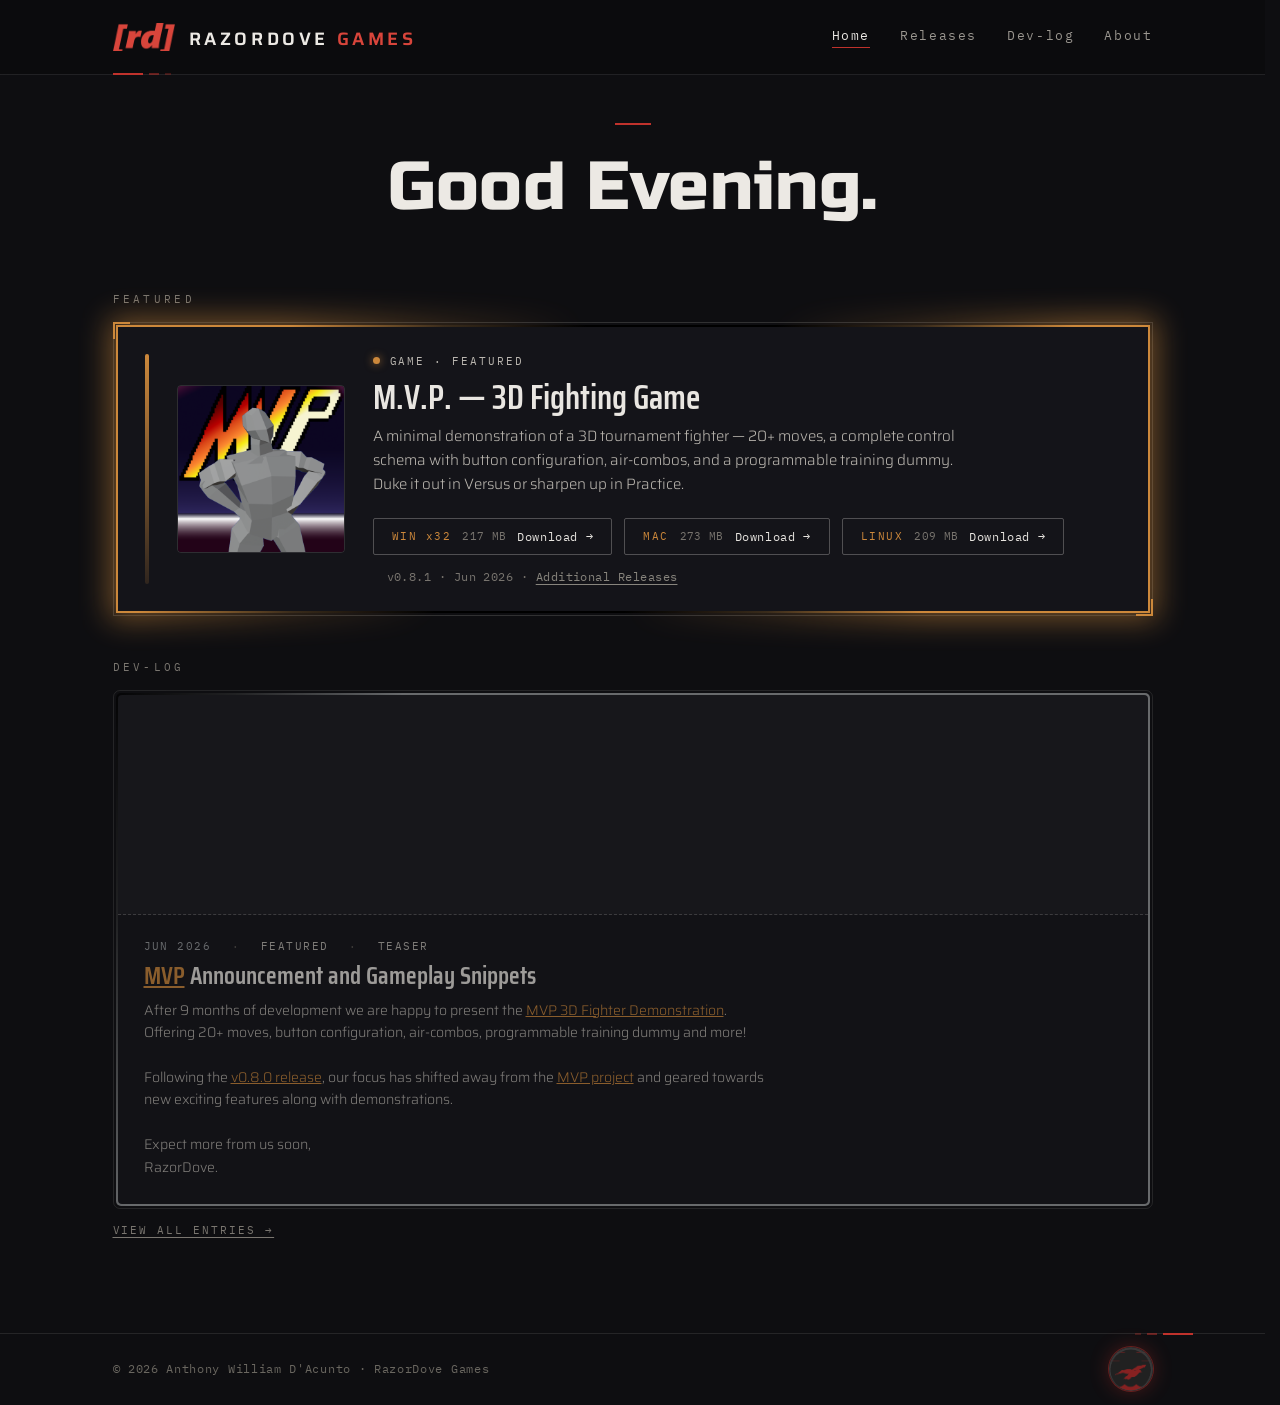
<file: index.html>
<!DOCTYPE html>
<html lang="en">
<head>
  <meta charset="utf-8">
  <meta name="viewport" content="width=device-width, initial-scale=1">
  <title>RazorDove Games — Anthony William D'Acunto</title>
  <meta name="description" content="RazorDove Games — the game development portfolio of Anthony William D'Acunto. Hallmark indie fighting games and Godot developer tools.">
  <link rel="preconnect" href="https://fonts.googleapis.com">
  <link rel="preconnect" href="https://fonts.gstatic.com" crossorigin>
  <link href="https://fonts.googleapis.com/css2?family=Saira+Condensed:wght@500;600;700;800&family=Saira:wght@300;400;500;600&family=Russo+One&family=IBM+Plex+Mono:wght@400;500;600&display=swap" rel="stylesheet">
  <link rel="icon" type="image/png" href="assets/razordove-logo.png">
  <link rel="stylesheet" href="css/style.css">
</head>
<body class="nav-home">

  <!-- ===================== DESKTOP ===================== -->
  <div class="shell d-only">
    <header class="site-header">
      <div class="site-header__inner">
        <div class="lockup lockup--static">
          <span class="mark" role="img" aria-label="RazorDove"></span>
          <span class="wordmark">RAZORDOVE <span class="g">GAMES</span></span>
        </div>
        <nav class="nav">
          <a href="index.html" class="nav-link is-active">Home</a>
          <a href="releases.html" class="nav-link">Releases</a>
          <a href="devlog.html" class="nav-link">Dev-log</a>
          <a href="about.html" class="nav-link">About</a>
        </nav>
        <div class="dashes"><span class="d1"></span><span class="d2"></span><span class="d3"></span></div>
      </div>
    </header>

    <main>
      <div class="wrap">
        <section>
          <div class="hero">
            <div class="tick"></div>
            <div class="greeting" data-greeting>Good Evening.</div>
          </div>

          <div class="section-featured">
            <div class="eyebrow">Featured</div>
            <div class="card card--featured gold" data-rd-card="game">
              <div class="card__glow" data-rd-glow></div>
              <span class="bracket bracket--tl"></span>
              <span class="bracket bracket--br"></span>
              <div class="card__frame" data-rd-frame>
                <div class="card__body">
                  <div class="rule"></div>
                  <a href="mvp.html" class="card__art"><img src="assets/mvp-splashart.png" alt="M.V.P."></a>
                  <div class="card__content">
                    <div class="dot-row"><span class="dot"></span>GAME · FEATURED</div>
                    <div class="card__title">M.V.P. — 3D Fighting Game</div>
                    <div class="card__desc">A minimal demonstration of a 3D tournament fighter — 20+ moves, a complete control schema with button configuration, air-combos, and a programmable training dummy. Duke it out in Versus or sharpen up in Practice.</div>
                    <div class="pillrow" data-pills="mvp"></div>
                    <div class="verline" data-verdate="mvp"></div>
                  </div>
                </div>
              </div>
            </div>
          </div>

          <div class="devlog">
            <div class="eyebrow">Dev-log</div>
            <div data-devlog-teaser></div>
            <a href="devlog.html" class="devlog__viewall">View all entries →</a>
          </div>
        </section>
      </div>
    </main>

    <footer class="site-footer">
      <div class="site-footer__inner">
        <div class="copyright">© 2026 Anthony William D'Acunto · RazorDove Games</div>
        <div>
          <button class="totop" data-top aria-label="Back to top" title="Back to top"><img src="assets/razordove-logo.png" alt=""></button>
        </div>
        <div class="dashes dashes--right"><span class="d1"></span><span class="d2"></span><span class="d3"></span></div>
      </div>
    </footer>
  </div>

  <!-- ===================== MOBILE ===================== -->
  <div class="shell m-only">
    <header class="m-header">
      <div class="m-lockup m-lockup--static">
        <span class="m-mark" role="img" aria-label="RazorDove"></span>
        <span class="m-wordmark">RAZORDOVE <span class="g">GAMES</span></span>
      </div>
      <button class="hamburger" data-menu-open aria-label="Open menu">
        <span class="b1"></span><span class="b2"></span><span class="b3"></span>
      </button>
    </header>

    <main>
      <div class="m-hero">
        <div class="m-tick"></div>
        <div class="m-greeting" data-greeting>Good Evening.</div>
      </div>
      <div class="m-block">
        <div class="m-eyebrow">Featured</div>
        <div class="m-card gold">
          <div class="m-card__head" data-toggle-card role="button">
            <img src="assets/mvp-splashart.png" alt="M.V.P." class="m-card__art">
            <div class="m-card__meta">
              <div class="m-card__eyebrow" data-eyebrow="mvp" data-eyebrow-prefix="GAME"></div>
              <div class="m-card__title">M.V.P.</div>
              <div class="m-card__blurb">3D tournament fighter — 20+ moves.</div>
            </div>
            <span class="m-caret">›</span>
          </div>
          <div class="m-drop">
            <div class="m-drop__inner">
              <div class="m-drop__pad" data-rows="mvp">
                <div class="m-notice"><span>⊘</span><span>Desktop build — won't run on a phone. Grab the link for your computer.</span></div>
              </div>
            </div>
          </div>
        </div>
      </div>
      <div class="m-block" style="padding-bottom:40px;">
        <div class="m-eyebrow">Dev-log</div>
        <div data-devlog-teaser-m></div>
        <a href="devlog.html" class="dl-m-viewall">View all entries →</a>
      </div>
    </main>

    <footer class="m-footer">
      <div class="copyright">© 2026 A. W. D'Acunto<br>RazorDove Games</div>
      <button class="totop" data-top aria-label="Back to top" title="Back to top"><img src="assets/razordove-logo.png" alt=""></button>
    </footer>

    <div class="scrim" data-menu-close></div>
    <nav class="drawer" aria-label="Menu">
      <div class="drawer__top">
        <span class="drawer__label">MENU</span>
        <button class="drawer__close" data-menu-close aria-label="Close menu">×</button>
      </div>
      <div class="drawer__nav">
        <a href="index.html" class="drawer__item drawer__item--home"><span class="drawer__num">01</span><span class="drawer__text">Home</span></a>
        <a href="releases.html" class="drawer__item drawer__item--releases"><span class="drawer__num">02</span><span class="drawer__text">Releases</span></a>
        <a href="devlog.html" class="drawer__item drawer__item--devlog"><span class="drawer__num">03</span><span class="drawer__text">Dev-log</span></a>
        <a href="about.html" class="drawer__item drawer__item--about"><span class="drawer__num">04</span><span class="drawer__text">About</span></a>
      </div>
      <div class="drawer__foot">
        <a href="https://github.com/anthonydacunto" target="_blank" rel="noopener noreferrer" class="drawer__gh" aria-label="GitHub">
          <svg width="20" height="20" viewBox="0 0 16 16" fill="#ece9e4"><path d="M8 0C3.6 0 0 3.6 0 8c0 3.5 2.3 6.5 5.5 7.6.4.1.5-.2.5-.4v-1.3c-2.2.5-2.7-1-2.7-1-.4-.9-.9-1.2-.9-1.2-.7-.5.1-.5.1-.5.8.1 1.2.8 1.2.8.7 1.2 1.9.9 2.3.7.1-.5.3-.9.5-1.1-1.8-.2-3.6-.9-3.6-3.9 0-.9.3-1.6.8-2.1-.1-.2-.4-1 .1-2.1 0 0 .7-.2 2.2.8.6-.2 1.3-.3 2-.3s1.4.1 2 .3c1.5-1 2.2-.8 2.2-.8.5 1.1.2 1.9.1 2.1.5.5.8 1.2.8 2.1 0 3-1.8 3.7-3.6 3.9.3.3.5.8.5 1.5v2.2c0 .2.1.5.5.4C13.7 14.5 16 11.5 16 8c0-4.4-3.6-8-8-8z"></path></svg>
        </a>
      </div>
    </nav>
  </div>

  <script src="js/data.js"></script>
  <script src="js/site.js"></script>
</body>
</html>
</file>
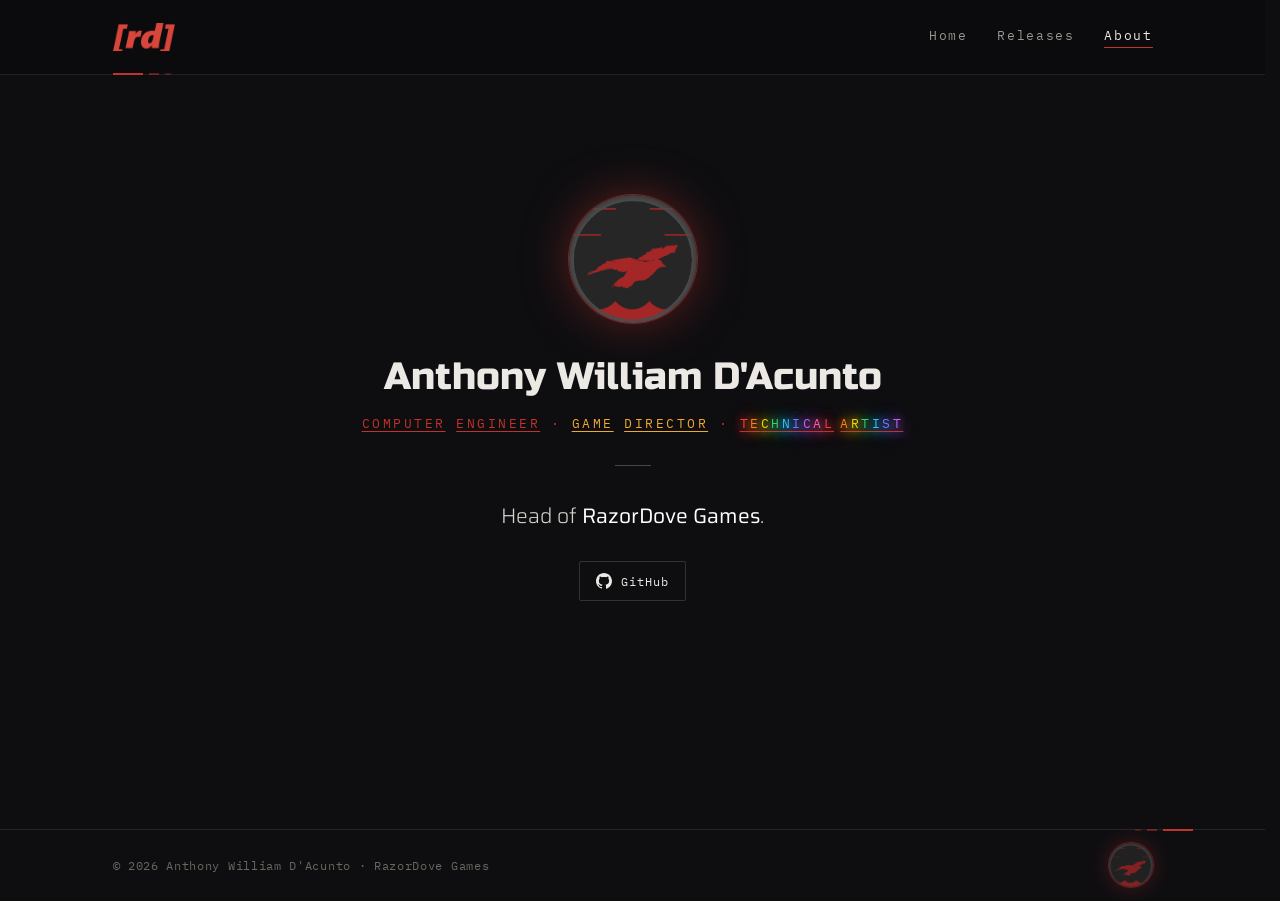
<file: about.html>
<!DOCTYPE html>
<html lang="en">
<head>
  <meta charset="utf-8">
  <meta name="viewport" content="width=device-width, initial-scale=1">
  <title>About — RazorDove Games</title>
  <meta name="description" content="Anthony William D'Acunto — Computer Engineer, Game Director and Technical Artist. Head of RazorDove Games.">
  <link rel="preconnect" href="https://fonts.googleapis.com">
  <link rel="preconnect" href="https://fonts.gstatic.com" crossorigin>
  <link href="https://fonts.googleapis.com/css2?family=Saira+Condensed:wght@500;600;700;800&family=Saira:wght@300;400;500;600&family=Russo+One&family=IBM+Plex+Mono:wght@400;500;600&display=swap" rel="stylesheet">
  <link rel="icon" type="image/png" href="assets/razordove-logo.png">
  <link rel="stylesheet" href="css/style.css">
</head>
<body class="nav-about">

  <!-- ===================== DESKTOP ===================== -->
  <div class="shell d-only">
    <header class="site-header">
      <div class="site-header__inner">
        <a href="index.html" class="lockup">
          <span class="mark" role="img" aria-label="RazorDove"></span>
        </a>
        <nav class="nav">
          <a href="index.html" class="nav-link">Home</a>
          <a href="releases.html" class="nav-link">Releases</a>
          <a href="about.html" class="nav-link is-active">About</a>
        </nav>
        <div class="dashes"><span class="d1"></span><span class="d2"></span><span class="d3"></span></div>
      </div>
    </header>

    <main>
      <div class="wrap">
        <section>
          <div class="about">
            <div class="avatar"><img src="assets/razordove-logo.png" alt="RazorDove"></div>
            <div class="about__name">Anthony William D'Acunto</div>
            <div class="roles">
              <u>Computer</u> <u>Engineer</u> ·
              <span class="role-amber"><u>Game</u></span> <span class="role-amber"><u>Director</u></span> ·
              <span class="role-rainbow"><span style="text-decoration:underline; text-underline-offset:2.5px;"><span style="color:#ff3b3b;">T</span><span style="color:#ff7a1c;">e</span><span style="color:#ffd60a;">c</span><span style="color:#3bd16f;">h</span><span style="color:#2ec5ff;">n</span><span style="color:#6a7bff;">i</span><span style="color:#c264ff;">c</span><span style="color:#ff5db1;">a</span><span style="color:#ff3b3b;">l</span></span><span style="display:inline-block; width:0.5em;"></span><span style="text-decoration:underline; text-underline-offset:2.5px;"><span style="color:#ff7a1c;">A</span><span style="color:#ffd60a;">r</span><span style="color:#3bd16f;">t</span><span style="color:#2ec5ff;">i</span><span style="color:#6a7bff;">s</span><span style="color:#c264ff;">t</span></span></span>
            </div>
            <div class="about__divider"></div>
            <div class="about__lead">Head of <b>RazorDove Games</b>.</div>
            <div>
              <a href="https://github.com/anthonydacunto" target="_blank" rel="noopener noreferrer" class="gh-btn">
                <svg width="16" height="16" viewBox="0 0 16 16" fill="#ece9e4"><path d="M8 0C3.6 0 0 3.6 0 8c0 3.5 2.3 6.5 5.5 7.6.4.1.5-.2.5-.4v-1.3c-2.2.5-2.7-1-2.7-1-.4-.9-.9-1.2-.9-1.2-.7-.5.1-.5.1-.5.8.1 1.2.8 1.2.8.7 1.2 1.9.9 2.3.7.1-.5.3-.9.5-1.1-1.8-.2-3.6-.9-3.6-3.9 0-.9.3-1.6.8-2.1-.1-.2-.4-1 .1-2.1 0 0 .7-.2 2.2.8.6-.2 1.3-.3 2-.3s1.4.1 2 .3c1.5-1 2.2-.8 2.2-.8.5 1.1.2 1.9.1 2.1.5.5.8 1.2.8 2.1 0 3-1.8 3.7-3.6 3.9.3.3.5.8.5 1.5v2.2c0 .2.1.5.5.4C13.7 14.5 16 11.5 16 8c0-4.4-3.6-8-8-8z"></path></svg>
                <span>GitHub</span>
              </a>
            </div>
          </div>
        </section>
      </div>
    </main>

    <footer class="site-footer">
      <div class="site-footer__inner">
        <div class="copyright">© 2026 Anthony William D'Acunto · RazorDove Games</div>
        <div>
          <button class="totop" data-top aria-label="Back to top" title="Back to top"><img src="assets/razordove-logo.png" alt=""></button>
        </div>
        <div class="dashes dashes--right"><span class="d1"></span><span class="d2"></span><span class="d3"></span></div>
      </div>
    </footer>
  </div>

  <!-- ===================== MOBILE ===================== -->
  <div class="shell m-only">
    <header class="m-header">
      <a href="index.html" class="m-lockup">
        <span class="m-mark" role="img" aria-label="RazorDove"></span>
        <span class="m-wordmark">RAZORDOVE <span class="g">GAMES</span></span>
      </a>
      <button class="hamburger" data-menu-open aria-label="Open menu">
        <span class="b1"></span><span class="b2"></span><span class="b3"></span>
      </button>
    </header>

    <main>
      <div class="m-about">
        <div class="m-tick"></div>
        <div class="m-avatar"><img src="assets/razordove-logo.png" alt="RazorDove"></div>
        <div class="m-about__name">Anthony William D'Acunto</div>
        <div class="chips">
          <span class="chip chip--red">Computer Engineer</span>
          <span class="chip chip--amber">Game Director</span>
          <span id="ta-rainbow" class="chip chip--rainbow">Technical Artist</span>
        </div>
        <div class="m-about__divider"></div>
        <div class="m-about__lead">Head of <b>RazorDove Games</b>.</div>
        <a href="https://github.com/anthonydacunto" target="_blank" rel="noopener noreferrer" class="gh-btn m-gh">
          <svg width="16" height="16" viewBox="0 0 16 16" fill="#ece9e4"><path d="M8 0C3.6 0 0 3.6 0 8c0 3.5 2.3 6.5 5.5 7.6.4.1.5-.2.5-.4v-1.3c-2.2.5-2.7-1-2.7-1-.4-.9-.9-1.2-.9-1.2-.7-.5.1-.5.1-.5.8.1 1.2.8 1.2.8.7 1.2 1.9.9 2.3.7.1-.5.3-.9.5-1.1-1.8-.2-3.6-.9-3.6-3.9 0-.9.3-1.6.8-2.1-.1-.2-.4-1 .1-2.1 0 0 .7-.2 2.2.8.6-.2 1.3-.3 2-.3s1.4.1 2 .3c1.5-1 2.2-.8 2.2-.8.5 1.1.2 1.9.1 2.1.5.5.8 1.2.8 2.1 0 3-1.8 3.7-3.6 3.9.3.3.5.8.5 1.5v2.2c0 .2.1.5.5.4C13.7 14.5 16 11.5 16 8c0-4.4-3.6-8-8-8z"></path></svg>
          <span>GitHub</span>
        </a>
      </div>
    </main>

    <footer class="m-footer">
      <div class="copyright">© 2026 A. W. D'Acunto<br>RazorDove Games</div>
      <button class="totop" data-top aria-label="Back to top" title="Back to top"><img src="assets/razordove-logo.png" alt=""></button>
    </footer>

    <div class="scrim" data-menu-close></div>
    <nav class="drawer" aria-label="Menu">
      <div class="drawer__top">
        <span class="drawer__label">MENU</span>
        <button class="drawer__close" data-menu-close aria-label="Close menu">×</button>
      </div>
      <div class="drawer__nav">
        <a href="index.html" class="drawer__item drawer__item--home"><span class="drawer__num">01</span><span class="drawer__text">Home</span></a>
        <a href="releases.html" class="drawer__item drawer__item--releases"><span class="drawer__num">02</span><span class="drawer__text">Releases</span></a>
        <a href="about.html" class="drawer__item drawer__item--about"><span class="drawer__num">03</span><span class="drawer__text">About</span></a>
      </div>
      <div class="drawer__foot">
        <a href="https://github.com/anthonydacunto" target="_blank" rel="noopener noreferrer" class="drawer__gh" aria-label="GitHub">
          <svg width="20" height="20" viewBox="0 0 16 16" fill="#ece9e4"><path d="M8 0C3.6 0 0 3.6 0 8c0 3.5 2.3 6.5 5.5 7.6.4.1.5-.2.5-.4v-1.3c-2.2.5-2.7-1-2.7-1-.4-.9-.9-1.2-.9-1.2-.7-.5.1-.5.1-.5.8.1 1.2.8 1.2.8.7 1.2 1.9.9 2.3.7.1-.5.3-.9.5-1.1-1.8-.2-3.6-.9-3.6-3.9 0-.9.3-1.6.8-2.1-.1-.2-.4-1 .1-2.1 0 0 .7-.2 2.2.8.6-.2 1.3-.3 2-.3s1.4.1 2 .3c1.5-1 2.2-.8 2.2-.8.5 1.1.2 1.9.1 2.1.5.5.8 1.2.8 2.1 0 3-1.8 3.7-3.6 3.9.3.3.5.8.5 1.5v2.2c0 .2.1.5.5.4C13.7 14.5 16 11.5 16 8c0-4.4-3.6-8-8-8z"></path></svg>
        </a>
      </div>
    </nav>
  </div>

  <script src="js/data.js"></script>
  <script src="js/site.js"></script>
</body>
</html>
</file>
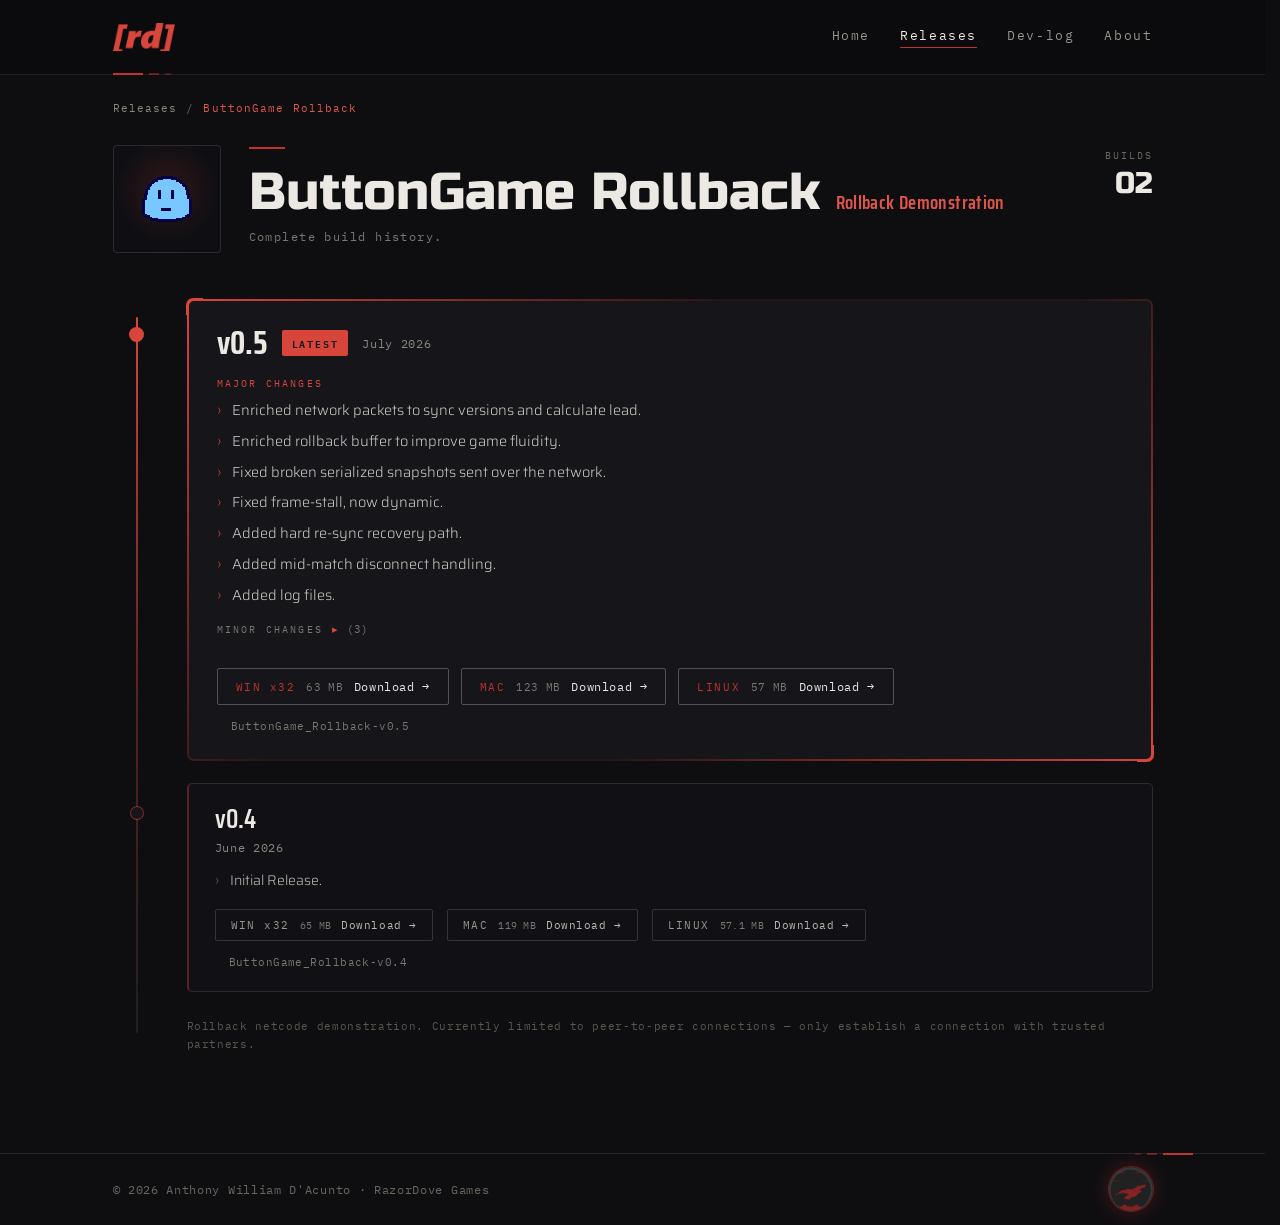
<file: buttongame.html>
<!DOCTYPE html>
<html lang="en">
<head>
  <meta charset="utf-8">
  <meta name="viewport" content="width=device-width, initial-scale=1">
  <title>ButtonGame Rollback — Build history · RazorDove Games</title>
  <meta name="description" content="Complete build history for ButtonGame Rollback, the rollback-netcode demonstration by RazorDove Games.">
  <link rel="preconnect" href="https://fonts.googleapis.com">
  <link rel="preconnect" href="https://fonts.gstatic.com" crossorigin>
  <link href="https://fonts.googleapis.com/css2?family=Saira+Condensed:wght@500;600;700;800&family=Saira:wght@300;400;500;600&family=Russo+One&family=IBM+Plex+Mono:wght@400;500;600&display=swap" rel="stylesheet">
  <link rel="icon" type="image/png" href="assets/razordove-logo.png">
  <link rel="stylesheet" href="css/style.css">
  <script>
    /* Build-history pages have no mobile variant — releases.html covers mobile.
       Same breakpoint as the .d-only/.m-only layout switch in style.css. */
    if (window.matchMedia('(max-width: 859.98px)').matches) location.replace('releases.html');
  </script>
</head>
<body class="nav-releases">
  <div class="shell">
    <header class="site-header">
      <div class="site-header__inner">
        <a href="index.html" class="lockup">
          <span class="mark" role="img" aria-label="RazorDove"></span>
        </a>
        <nav class="nav">
          <a href="index.html" class="nav-link">Home</a>
          <a href="releases.html" class="nav-link is-active">Releases</a>
          <a href="devlog.html" class="nav-link">Dev-log</a>
          <a href="about.html" class="nav-link">About</a>
        </nav>
        <div class="dashes"><span class="d1"></span><span class="d2"></span><span class="d3"></span></div>
      </div>
    </header>

    <main>
      <div class="wrap">
        <div class="crumb-bar">
          <a href="releases.html" class="crumb">Releases</a><span class="crumb-sep">/</span><span class="crumb-cur-red">ButtonGame Rollback</span>
        </div>

        <div class="sub-head">
          <div class="sub-head__tile"><img src="assets/buttongame-slime.png" alt="ButtonGame Rollback"></div>
          <div class="sub-head__main">
            <div class="tick tick--left" style="margin-bottom:18px;"></div>
            <div class="sub-titleline">
              <div class="sub-title sub-title--bg">ButtonGame Rollback</div>
              <div class="sub-sub sub-sub--red">Rollback Demonstration</div>
            </div>
            <div class="sub-hint">Complete build history.</div>
          </div>
          <div class="sub-count">
            <div class="sub-count__label">Builds</div>
            <div class="sub-count__n">02</div>
          </div>
        </div>

        <div class="timeline">
          <div class="timeline__spine timeline__spine--red"></div>
          <div class="timeline__list">

            <!-- v0.5 — latest -->
            <div class="tl-row">
              <div class="tl-node tl-node--latest"><span class="node-dot node-dot--red"></span></div>
              <div class="tl-card tl-card--red">
                <span style="position:absolute; top:-1px; left:-1px; width:17px; height:17px; border-top:2px solid #d8453b; border-left:2px solid #d8453b; border-top-left-radius:7px;"></span>
                <span style="position:absolute; bottom:-1px; right:-1px; width:17px; height:17px; border-bottom:2px solid #d8453b; border-right:2px solid #d8453b; border-bottom-right-radius:7px;"></span>
                <div class="tl-card__inner">
                  <div class="tl-verhead">
                    <span class="tl-ver">v0.5</span>
                    <span class="tl-latest tl-latest--red">Latest</span>
                    <span class="tl-date">July 2026</span>
                  </div>
                  <div class="tl-group">
                    <div>
                      <div class="tl-grouplabel tl-grouplabel--major">Major changes</div>
                      <ul class="changelog">
                        <li><span class="arw">›</span><span>Enriched network packets to sync versions and calculate lead.</span></li>
                        <li><span class="arw">›</span><span>Enriched rollback buffer to improve game fluidity.</span></li>
                        <li><span class="arw">›</span><span>Fixed broken serialized snapshots sent over the network.</span></li>
                        <li><span class="arw">›</span><span>Fixed frame-stall, now dynamic.</span></li>
                        <li><span class="arw">›</span><span>Added hard re-sync recovery path.</span></li>
                        <li><span class="arw">›</span><span>Added mid-match disconnect handling.</span></li>
                        <li><span class="arw">›</span><span>Added log files.</span></li>
                      </ul>
                    </div>
                    <div class="minor">
                      <div class="minor-toggle" data-minor-toggle role="button" tabindex="0">
                        <span class="minor-toggle__label">Minor changes</span>
                        <span class="minor-toggle__arrow">▸</span>
                        <span class="minor-toggle__count">(3)</span>
                      </div>
                      <div class="minor-wrap">
                        <ul class="changelog changelog--minor">
                          <li><span class="arw">›</span><span>Fixed failed connection menu.</span></li>
                          <li><span class="arw">›</span><span>Network tweaks.</span></li>
                          <li><span class="arw">›</span><span>Console log tweaks.</span></li>
                        </ul>
                      </div>
                    </div>
                  </div>
                  <div class="pillrow" data-pills="bg"></div>
                  <div class="tl-verlabel">ButtonGame_Rollback-v0.5</div>
                </div>
              </div>
            </div>

            <!-- v0.4 -->
            <div class="tl-row">
              <div class="tl-node tl-node--old"><span class="node-dot node-dot--old node-dot--old-red"></span></div>
              <div class="tl-card--old tl-card--old-red">
                <div class="tl-verhead"><span class="tl-ver--old">v0.4</span></div>
                <div class="tl-date--old">June 2026</div>
                <ul class="changelog changelog--old">
                  <li><span class="arw">›</span><span>Initial Release.</span></li>
                </ul>
                <div style="display:flex; align-items:center; gap:14px; margin-top:18px; flex-wrap:wrap;">
                  <a href="https://github.com/anthonydacunto/buttongame_rollback/releases/download/v0.4/ButtonGame_Rollback-v0.4w32.zip" target="_blank" rel="noopener noreferrer" class="dl-arc dl-arc--red"><span class="os">WIN&nbsp;x32</span><span class="sz">65 MB</span><span class="lbl">Download →</span></a>
                  <a href="https://github.com/anthonydacunto/buttongame_rollback/releases/download/v0.4/ButtonGame_Rollback-v0.4m.zip" target="_blank" rel="noopener noreferrer" class="dl-arc dl-arc--red"><span class="os">MAC</span><span class="sz">119 MB</span><span class="lbl">Download →</span></a>
                  <a href="https://github.com/anthonydacunto/buttongame_rollback/releases/download/v0.4/ButtonGame_Rollback-v0.4l.zip" target="_blank" rel="noopener noreferrer" class="dl-arc dl-arc--red"><span class="os">LINUX</span><span class="sz">57.1 MB</span><span class="lbl">Download →</span></a>
                </div>
                <div class="tl-verlabel">ButtonGame_Rollback-v0.4</div>
              </div>
            </div>

          </div>

          <div class="tl-footnote">
            <div class="tl-footnote__spacer"></div>
            <div class="tl-footnote__text">Rollback netcode demonstration. Currently limited to peer-to-peer connections — only establish a connection with trusted partners.</div>
          </div>
        </div>
      </div>
    </main>

    <footer class="site-footer">
      <div class="site-footer__inner">
        <div class="copyright">© 2026 Anthony William D'Acunto · RazorDove Games</div>
        <div>
          <a href="index.html" class="totop" role="button" aria-label="Back to site" title="Back to site"><img src="assets/razordove-logo.png" alt=""></a>
        </div>
        <div class="dashes dashes--right"><span class="d1"></span><span class="d2"></span><span class="d3"></span></div>
      </div>
    </footer>
  </div>

  <script src="js/data.js"></script>
  <script src="js/site.js"></script>
</body>
</html>
</file>
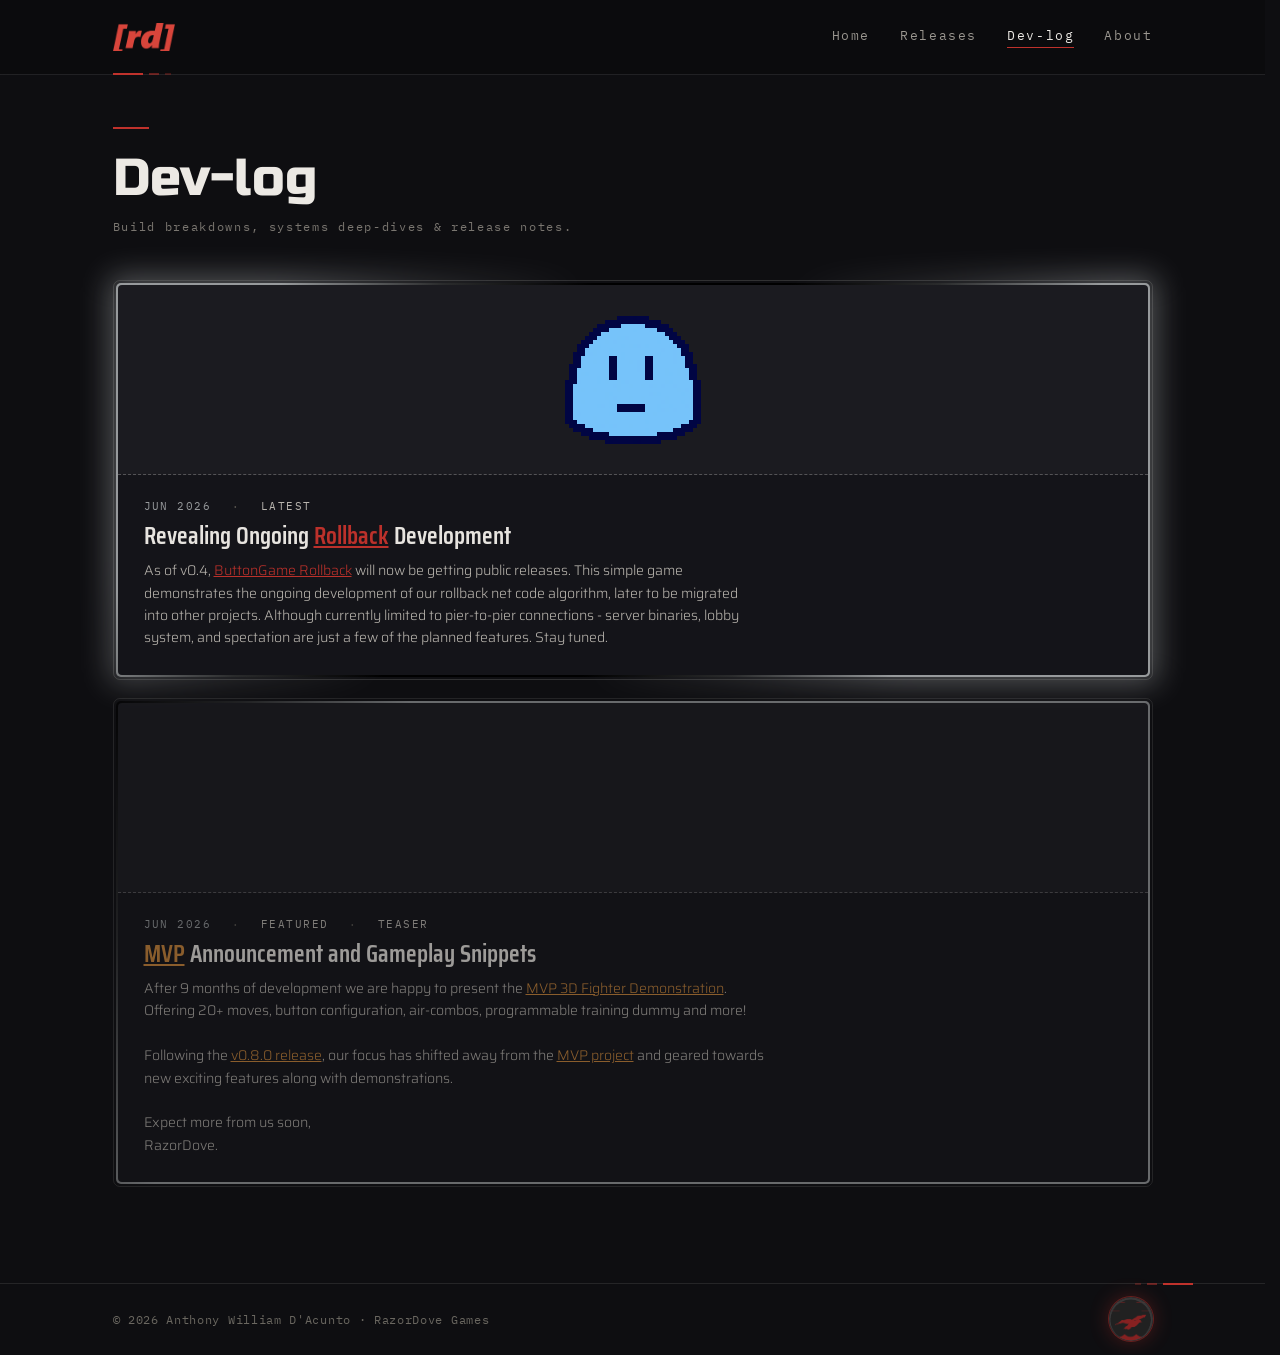
<file: devlog.html>
<!DOCTYPE html>
<html lang="en">
<head>
  <meta charset="utf-8">
  <meta name="viewport" content="width=device-width, initial-scale=1">
  <title>Dev-log — RazorDove Games</title>
  <meta name="description" content="Build breakdowns, systems deep-dives and release notes from RazorDove Games.">
  <link rel="preconnect" href="https://fonts.googleapis.com">
  <link rel="preconnect" href="https://fonts.gstatic.com" crossorigin>
  <link href="https://fonts.googleapis.com/css2?family=Saira+Condensed:wght@500;600;700;800&family=Saira:wght@300;400;500;600&family=Russo+One&family=IBM+Plex+Mono:wght@400;500;600&display=swap" rel="stylesheet">
  <link rel="icon" type="image/png" href="assets/razordove-logo.png">
  <link rel="stylesheet" href="css/style.css">
</head>
<body class="nav-devlog">

  <!-- ===================== DESKTOP ===================== -->
  <div class="shell d-only">
    <header class="site-header">
      <div class="site-header__inner">
        <a href="index.html" class="lockup">
          <span class="mark" role="img" aria-label="RazorDove"></span>
        </a>
        <nav class="nav">
          <a href="index.html" class="nav-link">Home</a>
          <a href="releases.html" class="nav-link">Releases</a>
          <a href="devlog.html" class="nav-link is-active">Dev-log</a>
          <a href="about.html" class="nav-link">About</a>
        </nav>
        <div class="dashes"><span class="d1"></span><span class="d2"></span><span class="d3"></span></div>
      </div>
    </header>

    <main>
      <div class="wrap">
        <section>
          <div class="page-head">
            <div class="tick tick--left"></div>
            <div class="page-title">Dev-log</div>
            <div class="page-sub">Build breakdowns, systems deep-dives &amp; release notes.</div>
          </div>

          <div class="dl-list" style="padding:34px 0 96px;" data-devlog-list></div>
        </section>
      </div>
    </main>

    <footer class="site-footer">
      <div class="site-footer__inner">
        <div class="copyright">© 2026 Anthony William D'Acunto · RazorDove Games</div>
        <div>
          <button class="totop" data-top aria-label="Back to top" title="Back to top"><img src="assets/razordove-logo.png" alt=""></button>
        </div>
        <div class="dashes dashes--right"><span class="d1"></span><span class="d2"></span><span class="d3"></span></div>
      </div>
    </footer>
  </div>

  <!-- ===================== MOBILE ===================== -->
  <div class="shell m-only">
    <header class="m-header">
      <a href="index.html" class="m-lockup">
        <span class="m-mark" role="img" aria-label="RazorDove"></span>
        <span class="m-wordmark">RAZORDOVE <span class="g">GAMES</span></span>
      </a>
      <button class="hamburger" data-menu-open aria-label="Open menu">
        <span class="b1"></span><span class="b2"></span><span class="b3"></span>
      </button>
    </header>

    <main>
      <div class="m-releases">
        <div class="m-tick"></div>
        <div class="m-greeting" style="font-size:34px;">Dev-log</div>
        <div class="m-note" style="visibility:hidden;height:0;margin:0;">&nbsp;</div>

        <div class="m-card-list" data-devlog-list-m></div>
      </div>
    </main>

    <footer class="m-footer">
      <div class="copyright">© 2026 A. W. D'Acunto<br>RazorDove Games</div>
      <button class="totop" data-top aria-label="Back to top" title="Back to top"><img src="assets/razordove-logo.png" alt=""></button>
    </footer>

    <div class="scrim" data-menu-close></div>
    <nav class="drawer" aria-label="Menu">
      <div class="drawer__top">
        <span class="drawer__label">MENU</span>
        <button class="drawer__close" data-menu-close aria-label="Close menu">×</button>
      </div>
      <div class="drawer__nav">
        <a href="index.html" class="drawer__item drawer__item--home"><span class="drawer__num">01</span><span class="drawer__text">Home</span></a>
        <a href="releases.html" class="drawer__item drawer__item--releases"><span class="drawer__num">02</span><span class="drawer__text">Releases</span></a>
        <a href="devlog.html" class="drawer__item drawer__item--devlog"><span class="drawer__num">03</span><span class="drawer__text">Dev-log</span></a>
        <a href="about.html" class="drawer__item drawer__item--about"><span class="drawer__num">04</span><span class="drawer__text">About</span></a>
      </div>
      <div class="drawer__foot">
        <a href="https://github.com/anthonydacunto" target="_blank" rel="noopener noreferrer" class="drawer__gh" aria-label="GitHub">
          <svg width="20" height="20" viewBox="0 0 16 16" fill="#ece9e4"><path d="M8 0C3.6 0 0 3.6 0 8c0 3.5 2.3 6.5 5.5 7.6.4.1.5-.2.5-.4v-1.3c-2.2.5-2.7-1-2.7-1-.4-.9-.9-1.2-.9-1.2-.7-.5.1-.5.1-.5.8.1 1.2.8 1.2.8.7 1.2 1.9.9 2.3.7.1-.5.3-.9.5-1.1-1.8-.2-3.6-.9-3.6-3.9 0-.9.3-1.6.8-2.1-.1-.2-.4-1 .1-2.1 0 0 .7-.2 2.2.8.6-.2 1.3-.3 2-.3s1.4.1 2 .3c1.5-1 2.2-.8 2.2-.8.5 1.1.2 1.9.1 2.1.5.5.8 1.2.8 2.1 0 3-1.8 3.7-3.6 3.9.3.3.5.8.5 1.5v2.2c0 .2.1.5.5.4C13.7 14.5 16 11.5 16 8c0-4.4-3.6-8-8-8z"></path></svg>
        </a>
      </div>
    </nav>
  </div>

  <script src="js/data.js"></script>
  <script src="js/site.js"></script>
</body>
</html>
</file>
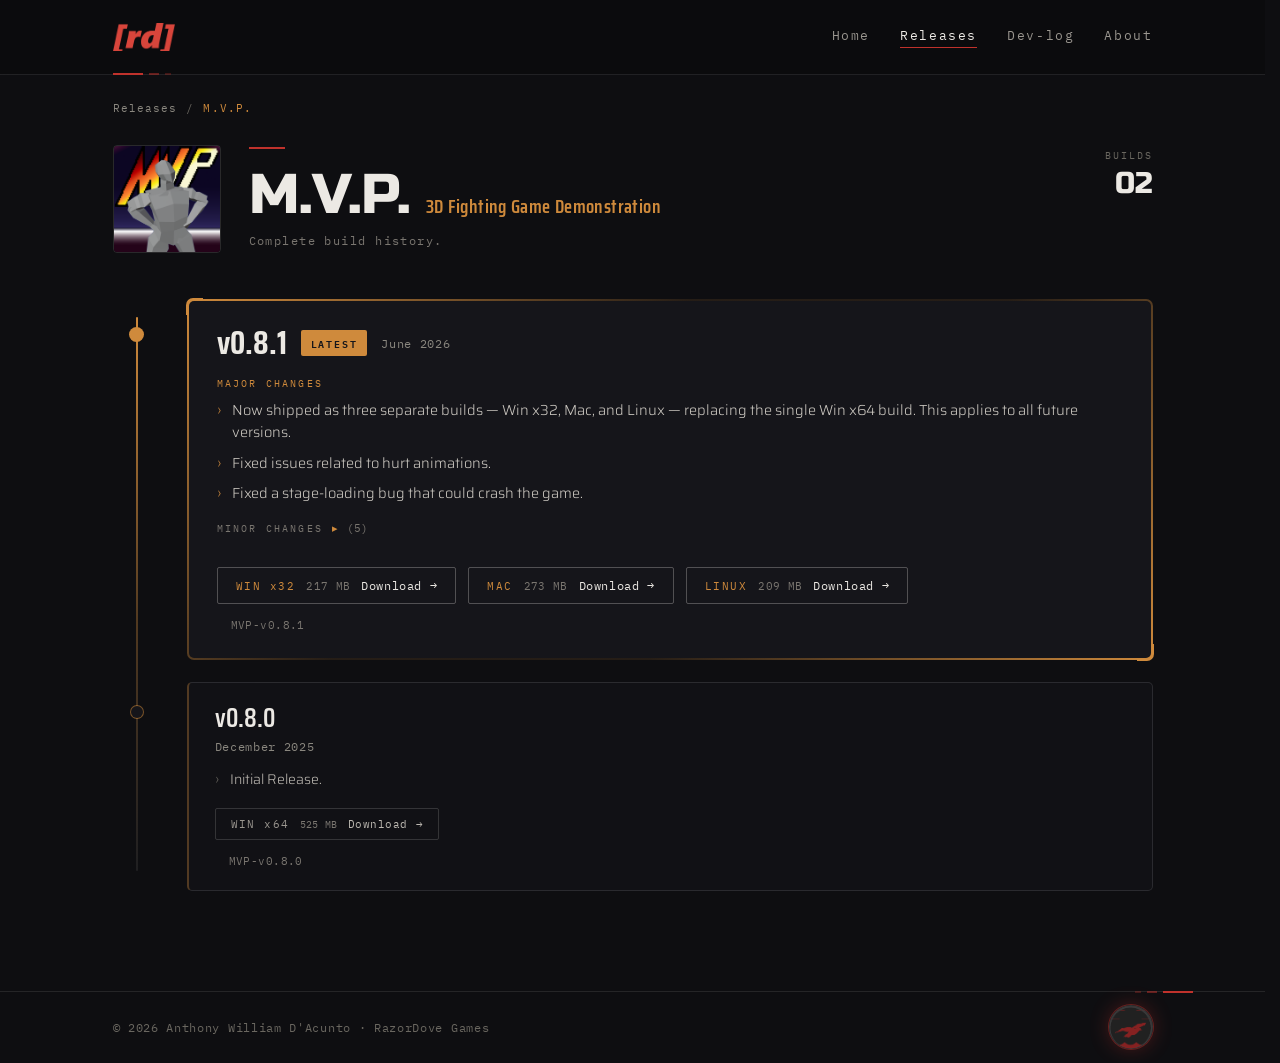
<file: mvp.html>
<!DOCTYPE html>
<html lang="en">
<head>
  <meta charset="utf-8">
  <meta name="viewport" content="width=device-width, initial-scale=1">
  <title>M.V.P. — Build history · RazorDove Games</title>
  <meta name="description" content="Complete build history for M.V.P., the 3D fighting game demonstration by RazorDove Games.">
  <link rel="preconnect" href="https://fonts.googleapis.com">
  <link rel="preconnect" href="https://fonts.gstatic.com" crossorigin>
  <link href="https://fonts.googleapis.com/css2?family=Saira+Condensed:wght@500;600;700;800&family=Saira:wght@300;400;500;600&family=Russo+One&family=IBM+Plex+Mono:wght@400;500;600&display=swap" rel="stylesheet">
  <link rel="icon" type="image/png" href="assets/razordove-logo.png">
  <link rel="stylesheet" href="css/style.css">
  <script>
    /* Build-history pages have no mobile variant — releases.html covers mobile.
       Same breakpoint as the .d-only/.m-only layout switch in style.css. */
    if (window.matchMedia('(max-width: 859.98px)').matches) location.replace('releases.html');
  </script>
</head>
<body class="nav-releases">
  <div class="shell">
    <header class="site-header">
      <div class="site-header__inner">
        <a href="index.html" class="lockup">
          <span class="mark" role="img" aria-label="RazorDove"></span>
        </a>
        <nav class="nav">
          <a href="index.html" class="nav-link">Home</a>
          <a href="releases.html" class="nav-link is-active">Releases</a>
          <a href="devlog.html" class="nav-link">Dev-log</a>
          <a href="about.html" class="nav-link">About</a>
        </nav>
        <div class="dashes"><span class="d1"></span><span class="d2"></span><span class="d3"></span></div>
      </div>
    </header>

    <main>
      <div class="wrap">
        <div class="crumb-bar">
          <a href="releases.html" class="crumb">Releases</a><span class="crumb-sep">/</span><span class="crumb-cur-gold">M.V.P.</span>
        </div>

        <div class="sub-head">
          <img src="assets/mvp-splashart.png" alt="M.V.P." class="sub-head__art">
          <div class="sub-head__main">
            <div class="tick tick--left" style="margin-bottom:18px;"></div>
            <div class="sub-titleline">
              <div class="sub-title sub-title--mvp">M.V.P.</div>
              <div class="sub-sub sub-sub--gold">3D Fighting Game Demonstration</div>
            </div>
            <div class="sub-hint">Complete build history.</div>
          </div>
          <div class="sub-count">
            <div class="sub-count__label">Builds</div>
            <div class="sub-count__n">02</div>
          </div>
        </div>

        <div class="timeline">
          <div class="timeline__spine timeline__spine--gold"></div>
          <div class="timeline__list">

            <!-- v0.8.1 — latest -->
            <div class="tl-row">
              <div class="tl-node tl-node--latest"><span class="node-dot node-dot--gold"></span></div>
              <div class="tl-card tl-card--gold">
                <span style="position:absolute; top:-1px; left:-1px; width:17px; height:17px; border-top:2px solid #cf8a3c; border-left:2px solid #cf8a3c; border-top-left-radius:7px;"></span>
                <span style="position:absolute; bottom:-1px; right:-1px; width:17px; height:17px; border-bottom:2px solid #cf8a3c; border-right:2px solid #cf8a3c; border-bottom-right-radius:7px;"></span>
                <div class="tl-card__inner">
                  <div class="tl-verhead">
                    <span class="tl-ver">v0.8.1</span>
                    <span class="tl-latest tl-latest--gold">Latest</span>
                    <span class="tl-date">June 2026</span>
                  </div>
                  <div class="tl-group">
                    <div>
                      <div class="tl-grouplabel tl-grouplabel--major">Major changes</div>
                      <ul class="changelog">
                        <li><span class="arw">›</span><span>Now shipped as three separate builds — Win&nbsp;x32, Mac, and Linux — replacing the single Win&nbsp;x64 build. This applies to all future versions.</span></li>
                        <li><span class="arw">›</span><span>Fixed issues related to hurt animations.</span></li>
                        <li><span class="arw">›</span><span>Fixed a stage-loading bug that could crash the game.</span></li>
                      </ul>
                    </div>
                    <div class="minor">
                      <div class="minor-toggle" data-minor-toggle role="button" tabindex="0">
                        <span class="minor-toggle__label">Minor changes</span>
                        <span class="minor-toggle__arrow">▸</span>
                        <span class="minor-toggle__count">(5)</span>
                      </div>
                      <div class="minor-wrap">
                        <ul class="changelog changelog--minor">
                          <li><span class="arw">›</span><span>Stage atmosphere and BGM adjustments.</span></li>
                          <li><span class="arw">›</span><span>Hit effects no longer play when evading an attack.</span></li>
                          <li><span class="arw">›</span><span>Players can no longer jump over other players.</span></li>
                          <li><span class="arw">›</span><span>Boot splash removed.</span></li>
                          <li><span class="arw">›</span><span>Program icon changed.</span></li>
                        </ul>
                      </div>
                    </div>
                  </div>
                  <div class="pillrow" data-pills="mvp"></div>
                  <div class="tl-verlabel">MVP-v0.8.1</div>
                </div>
              </div>
            </div>

            <!-- v0.8.0 -->
            <div class="tl-row">
              <div class="tl-node tl-node--old"><span class="node-dot node-dot--old"></span></div>
              <div class="tl-card--old">
                <div class="tl-verhead"><span class="tl-ver--old">v0.8.0</span></div>
                <div class="tl-date--old">December 2025</div>
                <ul class="changelog changelog--old">
                  <li><span class="arw">›</span><span>Initial Release.</span></li>
                </ul>
                <div style="display:flex; align-items:center; gap:14px; margin-top:18px; flex-wrap:wrap;">
                  <a href="https://github.com/anthonydacunto/mvp-gamedemo/releases/download/v0.8.0pr/MVP-v0.8.0.zip" target="_blank" rel="noopener noreferrer" class="dl-arc"><span class="os">WIN&nbsp;x64</span><span class="sz">525 MB</span><span class="lbl">Download →</span></a>
                </div>
                <div class="tl-verlabel">MVP-v0.8.0</div>
              </div>
            </div>

          </div>
        </div>
      </div>
    </main>

    <footer class="site-footer">
      <div class="site-footer__inner">
        <div class="copyright">© 2026 Anthony William D'Acunto · RazorDove Games</div>
        <div>
          <a href="index.html" class="totop" role="button" aria-label="Back to site" title="Back to site"><img src="assets/razordove-logo.png" alt=""></a>
        </div>
        <div class="dashes dashes--right"><span class="d1"></span><span class="d2"></span><span class="d3"></span></div>
      </div>
    </footer>
  </div>

  <script src="js/data.js"></script>
  <script src="js/site.js"></script>
</body>
</html>
</file>
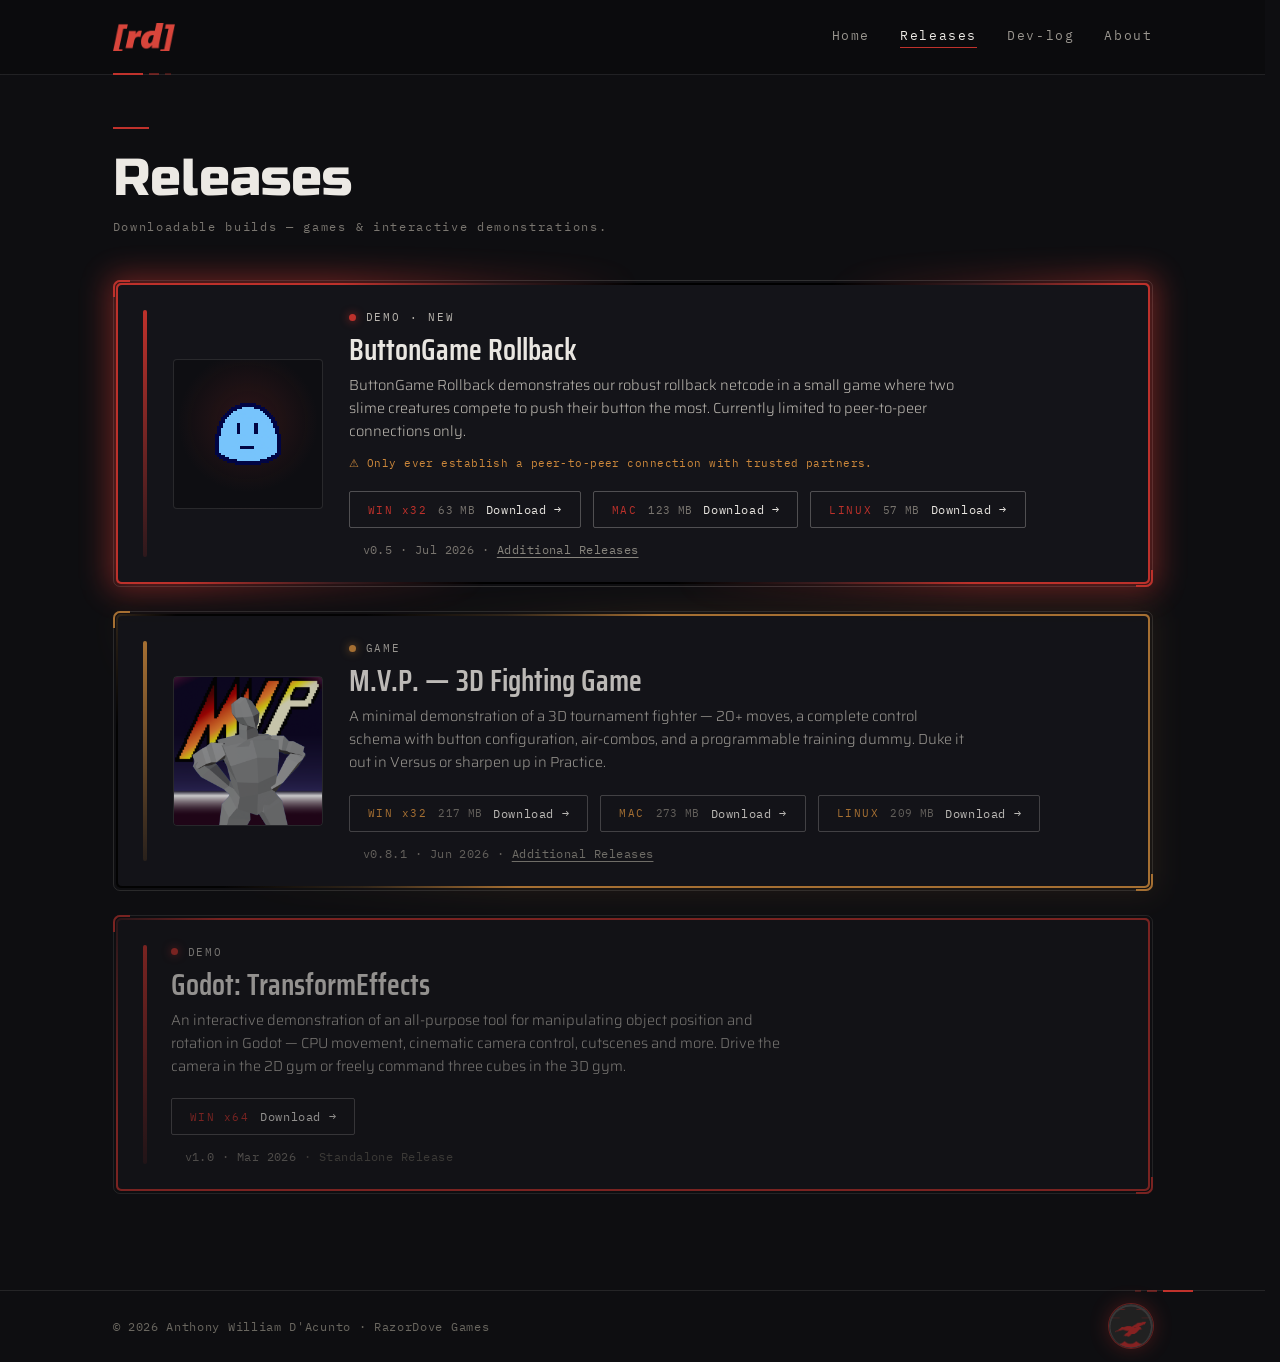
<file: releases.html>
<!DOCTYPE html>
<html lang="en">
<head>
  <meta charset="utf-8">
  <meta name="viewport" content="width=device-width, initial-scale=1">
  <title>Releases — RazorDove Games</title>
  <meta name="description" content="Downloadable builds from RazorDove Games — games and interactive demonstrations for Windows, macOS and Linux.">
  <link rel="preconnect" href="https://fonts.googleapis.com">
  <link rel="preconnect" href="https://fonts.gstatic.com" crossorigin>
  <link href="https://fonts.googleapis.com/css2?family=Saira+Condensed:wght@500;600;700;800&family=Saira:wght@300;400;500;600&family=Russo+One&family=IBM+Plex+Mono:wght@400;500;600&display=swap" rel="stylesheet">
  <link rel="icon" type="image/png" href="assets/razordove-logo.png">
  <link rel="stylesheet" href="css/style.css">
</head>
<body class="nav-releases">

  <!-- ===================== DESKTOP ===================== -->
  <div class="shell d-only">
    <header class="site-header">
      <div class="site-header__inner">
        <a href="index.html" class="lockup">
          <span class="mark" role="img" aria-label="RazorDove"></span>
        </a>
        <nav class="nav">
          <a href="index.html" class="nav-link">Home</a>
          <a href="releases.html" class="nav-link is-active">Releases</a>
          <a href="devlog.html" class="nav-link">Dev-log</a>
          <a href="about.html" class="nav-link">About</a>
        </nav>
        <div class="dashes"><span class="d1"></span><span class="d2"></span><span class="d3"></span></div>
      </div>
    </header>

    <main>
      <div class="wrap">
        <section>
          <div class="page-head">
            <div class="tick tick--left"></div>
            <div class="page-title">Releases</div>
            <div class="page-sub">Downloadable builds — games &amp; interactive demonstrations.</div>
          </div>

          <div class="card-stack">

            <!-- ButtonGame Rollback -->
            <div class="card card--list demo" data-rd-card="demo">
              <div class="card__glow" data-rd-glow></div>
              <span class="bracket bracket--tl"></span>
              <span class="bracket bracket--br"></span>
              <div class="card__frame" data-rd-frame>
                <div class="card__body">
                  <div class="rule"></div>
                  <a href="buttongame.html" class="art-tile"><img src="assets/buttongame-slime.png" alt="ButtonGame Rollback"></a>
                  <div class="card__content">
                    <div class="dot-row"><span class="dot"></span>DEMO · NEW</div>
                    <div class="card__title">ButtonGame Rollback</div>
                    <div class="card__desc">ButtonGame Rollback demonstrates our robust rollback netcode in a small game where two slime creatures compete to push their button the most. Currently limited to peer-to-peer connections only.</div>
                    <div class="warn"><span>⚠</span><span>Only ever establish a peer-to-peer connection with trusted partners.</span></div>
                    <div class="pillrow" data-pills="bg"></div>
                    <div class="verline" data-verdate="bg"></div>
                  </div>
                </div>
              </div>
            </div>

            <!-- M.V.P. -->
            <div class="card card--list gold" data-rd-card="game">
              <div class="card__glow" data-rd-glow></div>
              <span class="bracket bracket--tl"></span>
              <span class="bracket bracket--br"></span>
              <div class="card__frame" data-rd-frame>
                <div class="card__body">
                  <div class="rule"></div>
                  <a href="mvp.html" class="card__art"><img src="assets/mvp-splashart.png" alt="M.V.P."></a>
                  <div class="card__content">
                    <div class="dot-row"><span class="dot"></span>GAME</div>
                    <div class="card__title">M.V.P. — 3D Fighting Game</div>
                    <div class="card__desc">A minimal demonstration of a 3D tournament fighter — 20+ moves, a complete control schema with button configuration, air-combos, and a programmable training dummy. Duke it out in Versus or sharpen up in Practice.</div>
                    <div class="pillrow" data-pills="mvp"></div>
                    <div class="verline" data-verdate="mvp"></div>
                  </div>
                </div>
              </div>
            </div>

            <!-- Godot: TransformEffects -->
            <div class="card card--list demo te" data-rd-card="demo">
              <div class="card__glow" data-rd-glow></div>
              <span class="bracket bracket--tl"></span>
              <span class="bracket bracket--br"></span>
              <div class="card__frame" data-rd-frame>
                <div class="card__body">
                  <div class="rule"></div>
                  <div class="card__content">
                    <div class="dot-row"><span class="dot"></span>DEMO</div>
                    <div class="card__title">Godot: TransformEffects</div>
                    <div class="card__desc">An interactive demonstration of an all-purpose tool for manipulating object position and rotation in Godot — CPU movement, cinematic camera control, cutscenes and more. Drive the camera in the 2D gym or freely command three cubes in the 3D gym.</div>
                    <div class="pillrow" data-pills="te"></div>
                    <div class="verline" data-verdate="te"></div>
                  </div>
                </div>
              </div>
            </div>

          </div>
        </section>
      </div>
    </main>

    <footer class="site-footer">
      <div class="site-footer__inner">
        <div class="copyright">© 2026 Anthony William D'Acunto · RazorDove Games</div>
        <div>
          <button class="totop" data-top aria-label="Back to top" title="Back to top"><img src="assets/razordove-logo.png" alt=""></button>
        </div>
        <div class="dashes dashes--right"><span class="d1"></span><span class="d2"></span><span class="d3"></span></div>
      </div>
    </footer>
  </div>

  <!-- ===================== MOBILE ===================== -->
  <div class="shell m-only">
    <header class="m-header">
      <a href="index.html" class="m-lockup">
        <span class="m-mark" role="img" aria-label="RazorDove"></span>
        <span class="m-wordmark">RAZORDOVE <span class="g">GAMES</span></span>
      </a>
      <button class="hamburger" data-menu-open aria-label="Open menu">
        <span class="b1"></span><span class="b2"></span><span class="b3"></span>
      </button>
    </header>

    <main>
      <div class="m-releases">
        <div class="m-tick"></div>
        <div class="m-greeting" style="font-size:34px;">Releases</div>
        <div class="m-note"><span class="no">⊘</span>Desktop builds — not playable on mobile.</div>

        <div class="m-card-list">

          <!-- ButtonGame -->
          <div class="m-card demo">
            <div class="m-card__head" data-toggle-card role="button">
              <div class="m-card__tile slime"><img src="assets/buttongame-slime.png" alt=""></div>
              <div class="m-card__meta">
                <div class="m-card__eyebrow" data-eyebrow="bg" data-eyebrow-prefix="DEMO · NEW"></div>
                <div class="m-card__title">ButtonGame Rollback</div>
                <div class="m-card__blurb">Rollback-netcode demo.</div>
              </div>
              <span class="m-caret">›</span>
            </div>
            <div class="m-drop">
              <div class="m-drop__inner">
                <div class="m-drop__pad" data-rows="bg">
                  <div class="m-notice"><span>⊘</span><span>Desktop build, peer-to-peer — needs two PCs. Grab the link for your computer.</span></div>
                </div>
              </div>
            </div>
          </div>

          <!-- MVP -->
          <div class="m-card gold">
            <div class="m-card__head" data-toggle-card role="button">
              <img src="assets/mvp-splashart.png" alt="M.V.P." class="m-card__art">
              <div class="m-card__meta">
                <div class="m-card__eyebrow" data-eyebrow="mvp" data-eyebrow-prefix="GAME"></div>
                <div class="m-card__title">M.V.P.</div>
                <div class="m-card__blurb">3D tournament fighter — 20+ moves.</div>
              </div>
              <span class="m-caret">›</span>
            </div>
            <div class="m-drop">
              <div class="m-drop__inner">
                <div class="m-drop__pad" data-rows="mvp">
                  <div class="m-notice"><span>⊘</span><span>Desktop build — won't run on a phone. Grab the link for your computer.</span></div>
                </div>
              </div>
            </div>
          </div>

          <!-- TransformEffects -->
          <div class="m-card demo">
            <div class="m-card__head" data-toggle-card role="button">
              <div class="m-card__tile godot">GODOT</div>
              <div class="m-card__meta">
                <div class="m-card__eyebrow" data-eyebrow="te" data-eyebrow-prefix="DEMO"></div>
                <div class="m-card__title">TransformEffects</div>
                <div class="m-card__blurb">Godot position/rotation tool.</div>
              </div>
              <span class="m-caret">›</span>
            </div>
            <div class="m-drop">
              <div class="m-drop__inner">
                <div class="m-drop__pad" data-rows="te">
                  <div class="m-notice"><span>⊘</span><span>Desktop demo — open it on your computer.</span></div>
                </div>
              </div>
            </div>
          </div>

        </div>
      </div>
    </main>

    <footer class="m-footer">
      <div class="copyright">© 2026 A. W. D'Acunto<br>RazorDove Games</div>
      <button class="totop" data-top aria-label="Back to top" title="Back to top"><img src="assets/razordove-logo.png" alt=""></button>
    </footer>

    <div class="scrim" data-menu-close></div>
    <nav class="drawer" aria-label="Menu">
      <div class="drawer__top">
        <span class="drawer__label">MENU</span>
        <button class="drawer__close" data-menu-close aria-label="Close menu">×</button>
      </div>
      <div class="drawer__nav">
        <a href="index.html" class="drawer__item drawer__item--home"><span class="drawer__num">01</span><span class="drawer__text">Home</span></a>
        <a href="releases.html" class="drawer__item drawer__item--releases"><span class="drawer__num">02</span><span class="drawer__text">Releases</span></a>
        <a href="devlog.html" class="drawer__item drawer__item--devlog"><span class="drawer__num">03</span><span class="drawer__text">Dev-log</span></a>
        <a href="about.html" class="drawer__item drawer__item--about"><span class="drawer__num">04</span><span class="drawer__text">About</span></a>
      </div>
      <div class="drawer__foot">
        <a href="https://github.com/anthonydacunto" target="_blank" rel="noopener noreferrer" class="drawer__gh" aria-label="GitHub">
          <svg width="20" height="20" viewBox="0 0 16 16" fill="#ece9e4"><path d="M8 0C3.6 0 0 3.6 0 8c0 3.5 2.3 6.5 5.5 7.6.4.1.5-.2.5-.4v-1.3c-2.2.5-2.7-1-2.7-1-.4-.9-.9-1.2-.9-1.2-.7-.5.1-.5.1-.5.8.1 1.2.8 1.2.8.7 1.2 1.9.9 2.3.7.1-.5.3-.9.5-1.1-1.8-.2-3.6-.9-3.6-3.9 0-.9.3-1.6.8-2.1-.1-.2-.4-1 .1-2.1 0 0 .7-.2 2.2.8.6-.2 1.3-.3 2-.3s1.4.1 2 .3c1.5-1 2.2-.8 2.2-.8.5 1.1.2 1.9.1 2.1.5.5.8 1.2.8 2.1 0 3-1.8 3.7-3.6 3.9.3.3.5.8.5 1.5v2.2c0 .2.1.5.5.4C13.7 14.5 16 11.5 16 8c0-4.4-3.6-8-8-8z"></path></svg>
        </a>
      </div>
    </nav>
  </div>

  <script src="js/data.js"></script>
  <script src="js/site.js"></script>
</body>
</html>
</file>
<file: css/style.css>
/* =========================================================================
   RazorDove Games — portfolio site
   Tokens and components ported from the Claude-design handoff (July 2026).
   Layout switch is CSS-driven at 860px (desktop >= 860, mobile < 860).
   ========================================================================= */

:root {
  --mark-img: url("[data-uri]");
  /* surfaces */
  --bg:        #0e0e11;
  --surface:   #15151a;
  --drawer:    #0b0b0e;
  /* text ramp */
  --text:      #ece9e4;
  --text-2:    #bdb9b2;
  --muted:     #9a968f;
  --muted-2:   #8a877f;
  --faint:     #7a7670;
  --faint-2:   #6a6760;
  --faint-3:   #5a5750;
  /* accents */
  --red:       #c0322c;
  --red-mark:  #d8453b;
  --amber:     #cf8a3c;
  --amber-2:   #f0a830;
  --gray:      #9a9d9f;
  --gray-2:    #c3c6c8;
  /* link colors: default = blue, demo links = red, game links = amber */
  --link:       #6b9bd1;
  --link-hover: #8fb4e0;
  /* hairlines */
  --hair:      rgba(236,233,228,0.1);
  --line-16:   rgba(236,233,228,0.16);
  --line-28:   rgba(236,233,228,0.28);
  /* type */
  --f-display: 'Russo One', sans-serif;
  --f-cond:    'Saira Condensed', sans-serif;
  --f-body:    'Saira', sans-serif;
  --f-mono:    'IBM Plex Mono', monospace;
}

* { box-sizing: border-box; }

html {
  scroll-behavior: smooth;
  scrollbar-gutter: stable;
  /* Clip horizontal overflow at the ROOT so the off-canvas mobile drawer
     (fixed, translated past the right edge) can't expand the initial
     containing block and widen in-flow content. `clip` (not `hidden`)
     avoids creating a scroll container, so position:sticky still works. */
  overflow-x: clip;
}

body {
  margin: 0;
  background: var(--bg);
  color: var(--text);
  font-family: var(--f-body);
  overflow-y: scroll;
  overflow-x: clip; /* contain the off-canvas mobile drawer (translateX past the right edge)
                       without creating a scroll container that would break sticky headers */
  min-height: 100vh;
}

::selection { background: rgba(192,50,44,0.4); color: #fff; }

a { color: var(--link); }
a:hover { color: var(--link-hover); }
.link-demo { color: var(--red); }
.link-demo:hover { color: #e0554b; }
.link-game { color: var(--amber); }
.link-game:hover { color: var(--amber-2); }

img { max-width: 100%; }

/* ---- page shell --------------------------------------------------------- */
.shell {
  min-height: 100vh;
  display: flex;
  flex-direction: column;
}

/* ---- responsive visibility toggle (the layout switch) -------------------
   Declared AFTER .shell so these win over .shell{display:flex} at equal
   specificity; otherwise the hidden layout would leak through. -------------- */
.d-only { display: flex; }
.m-only { display: none; }
@media (max-width: 859.98px) {
  .d-only { display: none; }
  .m-only { display: flex; }
}
.wrap {
  max-width: 1120px;
  margin: 0 auto;
  width: 100%;
  padding: 0 40px;
}
main { flex: 1; }

/* =========================================================================
   DESKTOP CHROME
   ========================================================================= */
.site-header {
  position: sticky;
  top: 0;
  z-index: 50;
  background: rgba(11,11,14,0.92);
  backdrop-filter: blur(10px);
  -webkit-backdrop-filter: blur(10px);
  border-bottom: 1px solid var(--hair);
}
.site-header__inner {
  position: relative;
  max-width: 1120px;
  margin: 0 auto;
  padding: 15px 40px;
  display: flex;
  align-items: center;
  justify-content: space-between;
}
.lockup {
  display: flex;
  align-items: center;
  gap: 14px;
  cursor: pointer;
  text-decoration: none;
  color: inherit;
}
.lockup--static { cursor: default; }
.mark {
  width: 62px;
  height: 44px;
  background-color: var(--red-mark);
  -webkit-mask: var(--mark-img) no-repeat center / contain;
  mask: var(--mark-img) no-repeat center / contain;
  flex-shrink: 0;
}
.wordmark {
  font-family: var(--f-body);
  font-weight: 600;
  font-size: 18px;
  letter-spacing: 0.2em;
  line-height: 1;
  position: relative;
  top: 2px;
}
.wordmark .g { color: var(--red-mark); }

.nav {
  display: flex;
  gap: 30px;
  align-items: center;
}
.nav-link {
  font-family: var(--f-mono);
  font-size: 12.5px;
  letter-spacing: 0.13em;
  color: var(--muted);
  cursor: pointer;
  padding-bottom: 4px;
  border-bottom: 1px solid transparent;
  transition: color .25s ease, border-color .25s ease;
  text-decoration: none;
}
.nav-link:hover { color: var(--text); }
.nav-link.is-active {
  color: var(--text);
  border-bottom-color: var(--red);
}

/* 3-dash accent */
.dashes {
  position: absolute;
  bottom: -1px;
  display: flex;
  gap: 6px;
}
.dashes--right { right: 0; top: -1px; bottom: auto; }
.dashes span { height: 2px; display: block; }
.dashes .d1 { width: 30px; background: var(--red); }
.dashes .d2 { width: 10px; background: rgba(192,50,44,0.5); }
.dashes .d3 { width: 6px;  background: rgba(192,50,44,0.3); }
.dashes--right .d1 { width: 6px;  background: rgba(192,50,44,0.3); }
.dashes--right .d3 { width: 30px; background: var(--red); }

/* ---- footer ------------------------------------------------------------- */
.site-footer {
  border-top: 1px solid var(--hair);
  margin-top: auto;
}
.site-footer__inner {
  position: relative;
  max-width: 1120px;
  margin: 0 auto;
  padding: 13px 40px;
  display: flex;
  align-items: center;
  justify-content: space-between;
}
.copyright {
  font-family: var(--f-mono);
  font-size: 11.5px;
  letter-spacing: 0.06em;
  color: var(--faint-2);
}
.totop {
  width: 44px;
  height: 44px;
  border-radius: 50%;
  overflow: hidden;
  opacity: 0.8;
  cursor: pointer;
  box-shadow: 0 0 0 1px rgba(192,50,44,0.55), 0 0 22px -2px rgba(192,50,44,0.55);
  display: block;
  border: none;
  padding: 0;
  background: none;
}
.totop img {
  max-width: none; /* override global img{max-width:100%} so 118% zoom-to-fill works */
  width: 118%;
  height: 118%;
  object-fit: cover;
  object-position: center;
  display: block;
  margin: -7.5% 0 0 -9%;
}

/* =========================================================================
   HOME
   ========================================================================= */
.hero {
  padding: 48px 0 72px;
  text-align: center;
}
.tick {
  width: 36px;
  height: 2px;
  background: var(--red);
  margin: 0 auto 30px;
}
.tick--left { margin: 0 0 24px; }
.greeting {
  font-family: var(--f-display);
  font-weight: 400;
  font-size: 68px;
  line-height: 0.95;
  letter-spacing: 0.005em;
}
.eyebrow {
  font-family: var(--f-mono);
  font-size: 11px;
  letter-spacing: 0.3em;
  color: var(--faint);
  text-transform: uppercase;
  margin-bottom: 16px;
}

/* ---- card anatomy (featured + list) ------------------------------------- */
.card {
  position: relative;
  border: 1px solid var(--line-16);
  padding: 2px;
  transition: opacity .25s ease;
}
.card--featured { border-radius: 0; }
.card--list { border-radius: 7px; }
.section-featured { margin-bottom: 30px; }
.card-stack {
  padding: 34px 0 96px;
  display: flex;
  flex-direction: column;
  gap: 24px;
}
.card__glow {
  position: absolute;
  inset: -5px;
  z-index: -1;
  pointer-events: none;
  filter: blur(15px);
  opacity: 0;
  border-radius: inherit;
}
.bracket {
  position: absolute;
  width: 17px;
  height: 17px;
}
.bracket--tl { top: -1px; left: -1px; border-top: 2px solid; border-left: 2px solid; }
.bracket--br { bottom: -1px; right: -1px; border-bottom: 2px solid; border-right: 2px solid; }
.card--list .bracket--tl { border-top-left-radius: 7px; }
.card--list .bracket--br { border-bottom-right-radius: 7px; }
.card.gold .bracket { border-color: var(--amber); }
.card.demo .bracket { border-color: var(--red); }

.card__frame {
  padding: 2px;
  /* background set by JS scroll-sheen; static fallback below */
}
.card--featured .card__frame {
  border-radius: 0;
  background: linear-gradient(135deg, var(--amber), rgba(207,138,60,0.12) 38%, rgba(207,138,60,0.12) 62%, var(--amber));
}
.card--list .card__frame { border-radius: 5px; }
.card--list.gold .card__frame {
  background: linear-gradient(135deg, var(--amber), rgba(207,138,60,0.12) 38%, rgba(207,138,60,0.12) 62%, var(--amber));
}
.card--list.demo .card__frame {
  background: linear-gradient(135deg, var(--red), rgba(192,50,44,0.12) 38%, rgba(192,50,44,0.12) 62%, var(--red));
}
.card__body {
  background: var(--surface);
  display: flex;
  align-items: center;
  gap: 28px;
}
.card--featured .card__body { border-radius: 0; padding: 27px; }
.card--list .card__body { border-radius: 4px; padding: 25px; gap: 26px; }
.card--list.te .card__body { gap: 24px; align-items: flex-start; }

.rule {
  width: 4px;
  align-self: stretch;
  min-height: 120px;
  border-radius: 2px;
  flex-shrink: 0;
}
.card.gold .rule { background: linear-gradient(#cf8a3c, #cf8a3c26); }
.card.demo .rule { background: linear-gradient(#c0322c, rgba(192,50,44,0.15)); }

.card__art {
  display: block;
  flex-shrink: 0;
  cursor: pointer;
}
.card__art img {
  object-fit: cover;
  border-radius: 4px;
  border: 1px solid rgba(236,233,228,0.12);
  display: block;
}
.card--featured .card__art img { width: 168px; height: 168px; }
.card--list .card__art img { width: 150px; height: 150px; }

.art-tile {
  width: 150px;
  height: 150px;
  border-radius: 4px;
  flex-shrink: 0;
  border: 1px solid rgba(236,233,228,0.12);
  background: #0f0f13 radial-gradient(circle at 50% 42%, rgba(192,50,44,0.18), transparent 62%);
  display: flex;
  align-items: center;
  justify-content: center;
  cursor: pointer;
}
.art-tile img { width: 92px; height: 92px; image-rendering: pixelated; }

.card__content { flex: 1; min-width: 0; }
.dot-row {
  display: flex;
  align-items: center;
  gap: 10px;
  margin-bottom: 12px;
  font-family: var(--f-mono);
  font-size: 11px;
  letter-spacing: 0.18em;
  color: var(--text-2);
}
.card--list .dot-row { margin-bottom: 11px; }
.dot {
  width: 7px;
  height: 7px;
  border-radius: 50%;
  flex-shrink: 0;
}
.card.gold .dot { background: var(--amber); box-shadow: 0 0 8px rgba(207,138,60,0.8); }
.card.demo .dot { background: var(--red); box-shadow: 0 0 8px rgba(192,50,44,0.8); }

.card__title {
  font-family: var(--f-cond);
  font-weight: 600;
  line-height: 1.0;
}
.card--featured .card__title { font-size: 34px; }
.card--list .card__title { font-size: 30px; }
.card__desc {
  font-family: var(--f-body);
  font-weight: 300;
  color: var(--text-2);
  margin-top: 10px;
  line-height: 1.6;
}
.card--featured .card__desc { font-size: 15px; max-width: 600px; }
.card--list .card__desc { font-size: 14.5px; margin-top: 9px; max-width: 620px; }

.warn {
  display: flex;
  align-items: center;
  gap: 8px;
  margin-top: 11px;
  font-family: var(--f-mono);
  font-size: 11px;
  letter-spacing: 0.04em;
  color: var(--amber);
  max-width: 620px;
  line-height: 1.5;
}
.warn > span:first-child { flex-shrink: 0; }

.pillrow {
  display: flex;
  align-items: center;
  gap: 12px;
  margin-top: 22px;
  flex-wrap: wrap;
}
.card--list .pillrow { margin-top: 20px; }
.verline {
  margin-top: 14px;
  margin-left: 2ch;
  font-family: var(--f-mono);
  font-size: 11.5px;
  color: var(--faint);
  letter-spacing: 0.04em;
}
.verline .standalone { color: var(--faint-3); }
.addl-link {
  display: inline;
  font-family: var(--f-mono);
  font-size: 11.5px;
  letter-spacing: 0.04em;
  color: var(--muted-2);
  text-decoration: underline;
  text-underline-offset: 3px;
  transition: color .25s ease;
}
.addl-link:hover { color: var(--amber); }

/* ---- download pill ------------------------------------------------------ */
.dl-win {
  position: relative;
  display: inline-flex;
  align-items: center;
  gap: 11px;
  text-decoration: none;
  border: 1px solid var(--line-28);
  padding: 10px 18px;
  border-radius: 2px;
  cursor: pointer;
  transition: background .3s ease, border-color .3s ease, box-shadow .3s ease;
}
.dl-win .os { font-family: var(--f-mono); font-size: 11px; letter-spacing: 0.14em; white-space: nowrap; }
.dl-win .sz { font-family: var(--f-mono); font-size: 10.5px; letter-spacing: 0.03em; color: var(--faint); }
.dl-win .lbl { font-family: var(--f-mono); font-size: 12px; letter-spacing: 0.05em; color: var(--text); transition: text-shadow .3s ease, color .3s ease; }
.dl-win-gold .os { color: var(--amber); }
.dl-win-gold:hover { background: rgba(207,138,60,0.21); border-color: var(--amber); box-shadow: 0 0 0 1px var(--amber), 0 0 26px -6px rgba(207,138,60,0.9); }
.dl-win-red .os { color: var(--red); }
.dl-win-red:hover { background: rgba(192,50,44,0.21); border-color: var(--red); box-shadow: 0 0 0 1px var(--red), 0 0 26px -6px rgba(192,50,44,0.9); }
.dl-win:hover .lbl { color: #fff; text-shadow: 0 0 7px rgba(255,255,255,0.6), 0 0 15px rgba(255,236,210,0.4); }

/* ---- dev-log ------------------------------------------------------------ */
.devlog { padding: 14px 0 96px; }
.devlog__eyebrow {
  font-family: var(--f-mono);
  font-size: 11px;
  letter-spacing: 0.3em;
  color: var(--faint);
  text-transform: uppercase;
  margin-bottom: 16px;
}
.devlog__panel {
  border: 1px solid var(--hair);
  border-radius: 5px;
  padding: 40px;
  text-align: center;
}
.devlog__title {
  font-family: var(--f-mono);
  font-size: 12px;
  letter-spacing: 0.22em;
  color: var(--faint-3);
  text-transform: uppercase;
  margin-bottom: 10px;
}
.devlog__sub {
  font-family: var(--f-body);
  font-weight: 300;
  font-size: 15px;
  color: var(--muted-2);
}
.devlog__viewall {
  display: block;
  margin-top: 14px;
  font-family: var(--f-mono);
  font-size: 11px;
  letter-spacing: 0.18em;
  color: var(--faint);
  text-transform: uppercase;
  text-decoration: underline;
  text-underline-offset: 3px;
}

/* dev-log entry card (desktop) — neutral gray identity, distinct from Games/Demos */
.dl-card {
  position: relative;
  border: 1px solid var(--line-16);
  border-radius: 7px;
  padding: 2px;
  transition: opacity .25s ease;
}
.dl-glow {
  position: absolute;
  inset: -5px;
  z-index: -1;
  pointer-events: none;
  filter: blur(15px);
  opacity: 0;
  border-radius: inherit;
}
.dl-card__grad {
  border-radius: 5px;
  padding: 2px;
  background: linear-gradient(135deg, var(--gray), rgba(154,157,159,0.12) 38%, rgba(154,157,159,0.12) 62%, var(--gray));
}
.dl-card__body {
  background: var(--surface);
  border-radius: 4px;
  overflow: hidden;
}
.dl-media {
  height: 200px;
  border-bottom: 1px dashed var(--line-28);
  background: rgba(154,157,159,0.05);
  display: flex;
  align-items: center;
  justify-content: center;
  font-family: var(--f-mono);
  font-size: 11px;
  letter-spacing: 0.14em;
  color: var(--faint);
  text-align: center;
  padding: 0 20px;
  overflow: hidden;
}
.dl-media--image img { max-width: 100%; max-height: 100%; object-fit: contain; margin: 0 auto; }
.dl-media--video { padding: 0; }
.dl-media--video iframe { width: 100%; height: 100%; border: 0; display: block; }
.dl-content { padding: 24px 26px 26px; }
.dl-meta {
  display: flex;
  align-items: center;
  gap: 12px;
  font-family: var(--f-mono);
  font-size: 10.5px;
  letter-spacing: 0.14em;
  color: var(--gray);
}
.dl-meta .dl-sep { color: var(--faint-3); }
.dl-meta .dl-tag { color: var(--text-2); }
.dl-title {
  font-family: var(--f-cond);
  font-weight: 600;
  font-size: 25px;
  color: var(--text);
  margin-top: 10px;
  line-height: 1.05;
}
.dl-excerpt {
  font-family: var(--f-body);
  font-weight: 300;
  font-size: 14px;
  color: var(--text-2);
  margin-top: 10px;
  line-height: 1.6;
  max-width: 620px;
}
.dl-list { display: flex; flex-direction: column; gap: 18px; }

/* dev-log entry card (mobile) — reuses the .m-card accordion pattern */
.m-card.dl-gray { border-left: 2px solid var(--gray); }
.m-card.dl-gray .m-card__eyebrow { color: var(--gray); }
.m-card__tile.dl-ph {
  background: #0f0f13;
  border-style: dashed;
  border-color: rgba(236,233,228,0.2);
  font-family: var(--f-mono);
  font-size: 8.5px;
  letter-spacing: 0.06em;
  color: var(--faint);
  text-align: center;
  line-height: 1.4;
  padding: 4px;
  overflow: hidden;
}
.m-card__tile.dl-ph--img { border-style: solid; padding: 0; }
.m-card__tile.dl-ph--img img { width: 100%; height: 100%; object-fit: contain; }
.dl-m-media {
  height: 150px;
  border-bottom: 1px dashed var(--line-28);
  background: rgba(154,157,159,0.05);
  display: flex;
  align-items: center;
  justify-content: center;
  font-family: var(--f-mono);
  font-size: 9.5px;
  letter-spacing: 0.1em;
  color: var(--faint);
  text-align: center;
  padding: 0 16px;
}
.dl-m-excerpt {
  font-family: var(--f-body);
  font-weight: 300;
  font-size: 12.5px;
  color: var(--text-2);
  line-height: 1.55;
}
.dl-m-viewall {
  display: block;
  margin: 14px 18px 0;
  font-family: var(--f-mono);
  font-size: 10px;
  letter-spacing: 0.16em;
  color: var(--faint);
  text-transform: uppercase;
  text-decoration: underline;
  text-underline-offset: 3px;
}

/* =========================================================================
   RELEASES (desktop)
   ========================================================================= */
.page-head { padding: 52px 0 12px; }
.page-title {
  font-family: var(--f-display);
  font-weight: 400;
  font-size: 52px;
  line-height: 1.0;
}
.page-sub {
  font-family: var(--f-mono);
  font-size: 12px;
  letter-spacing: 0.14em;
  color: var(--faint);
  margin-top: 14px;
}

/* =========================================================================
   ABOUT (desktop)
   ========================================================================= */
.about {
  max-width: 680px;
  margin: 0 auto;
  padding: 120px 0;
  text-align: center;
}
.avatar {
  width: 128px;
  height: 128px;
  border-radius: 50%;
  overflow: hidden;
  margin: 0 auto 34px;
  box-shadow: 0 0 0 1px rgba(192,50,44,0.5), 0 0 50px -6px rgba(192,50,44,0.6);
}
.avatar img {
  max-width: none; /* override global img{max-width:100%} so 118% zoom-to-fill works */
  width: 118%;
  height: 118%;
  object-fit: cover;
  object-position: center;
  display: block;
  margin: -7.5% 0 0 -9%;
}
.about__name {
  font-family: var(--f-display);
  font-weight: 400;
  font-size: 38px;
  line-height: 1.1;
}
.roles {
  font-family: var(--f-mono);
  font-size: 12.5px;
  letter-spacing: 0.2em;
  color: var(--red);
  margin-top: 16px;
  text-transform: uppercase;
}
.roles u {
  text-decoration: underline;
  text-underline-offset: 2.5px;
  text-decoration-thickness: 0.5px;
}
.role-amber { color: var(--amber-2); }
.role-rainbow { display: inline-block; animation: rainbow-hue 5s linear infinite; }
.role-rainbow > span { text-shadow: 0 0 9px currentColor, 0 0 18px currentColor; }
@keyframes rainbow-hue { to { filter: hue-rotate(360deg); } }
.about__divider {
  width: 36px;
  height: 1px;
  background: rgba(236,233,228,0.25);
  margin: 34px auto;
}
.about__lead {
  font-family: var(--f-body);
  font-weight: 300;
  font-size: 21px;
  color: #d6d2cb;
  line-height: 1.5;
}
.about__lead b { color: #fff; font-weight: 400; }
.about__body {
  font-family: var(--f-body);
  font-weight: 300;
  font-size: 15px;
  color: var(--muted-2);
  line-height: 1.6;
  margin: 14px auto 0;
  max-width: 520px;
}
.gh-btn {
  display: inline-flex;
  align-items: center;
  gap: 9px;
  text-decoration: none;
  border: 1px solid var(--line-16);
  padding: 11px 16px;
  border-radius: 2px;
  margin-top: 30px;
}
.gh-btn span {
  font-family: var(--f-mono);
  font-size: 11.5px;
  letter-spacing: 0.08em;
  color: var(--text);
}

/* =========================================================================
   MOBILE CHROME + VIEWS
   ========================================================================= */
.m-header {
  position: sticky;
  top: 0;
  z-index: 40;
  padding: 14px 18px;
  display: flex;
  align-items: center;
  justify-content: space-between;
  background: rgba(11,11,14,0.96);
  backdrop-filter: blur(10px);
  -webkit-backdrop-filter: blur(10px);
  border-bottom: 1px solid var(--hair);
}
.m-lockup { display: flex; align-items: center; gap: 11px; cursor: pointer; text-decoration: none; color: inherit; }
.m-lockup--static { cursor: default; }
.m-mark {
  width: 42px;
  height: 30px;
  background-color: var(--red-mark);
  -webkit-mask: var(--mark-img) no-repeat center / contain;
  mask: var(--mark-img) no-repeat center / contain;
}
.m-wordmark { font-family: var(--f-body); font-weight: 600; font-size: 13.5px; letter-spacing: 0.18em; line-height: 1; }
.m-wordmark .g { color: var(--red-mark); }
.hamburger {
  width: 40px;
  height: 40px;
  display: flex;
  flex-direction: column;
  align-items: center;
  justify-content: center;
  gap: 5px;
  border: 1px solid rgba(236,233,228,0.18);
  border-radius: 2px;
  cursor: pointer;
  background: none;
}
.hamburger span { width: 17px; height: 2px; background: var(--text); display: block; }
/* active-view accent on a bar (set per page via .nav-home/.nav-releases/.nav-about on <body>) */
body.nav-home .hamburger .b1,
body.nav-releases .hamburger .b2,
body.nav-devlog .hamburger .b2,
body.nav-about .hamburger .b3 { background: var(--amber); }

.m-section { }
.m-hero { padding: 28px 18px 20px; }
.m-tick { width: 28px; height: 2px; background: var(--red); margin-bottom: 15px; }
.m-greeting { font-family: var(--f-display); font-size: 32px; line-height: 0.98; }
.m-block { padding: 0 18px 28px; }
.m-eyebrow {
  font-family: var(--f-mono);
  font-size: 10px;
  letter-spacing: 0.3em;
  color: var(--faint);
  text-transform: uppercase;
  margin-bottom: 12px;
}

/* ---- mobile expandable card -------------------------------------------- */
.m-card {
  border: 1px solid var(--line-16);
  background: var(--surface);
}
.m-card.gold { border-left: 2px solid var(--amber); }
.m-card.demo { border-left: 2px solid var(--red); }
.m-card__head {
  display: flex;
  gap: 14px;
  align-items: center;
  padding: 14px;
  cursor: pointer;
}
.m-card__art { width: 88px; height: 88px; object-fit: cover; border: 1px solid rgba(236,233,228,0.12); flex-shrink: 0; }
.m-card__tile {
  width: 88px; height: 88px; flex-shrink: 0;
  border: 1px solid rgba(236,233,228,0.12);
  display: flex; align-items: center; justify-content: center;
}
.m-card__tile.slime { background: #0f0f13 radial-gradient(circle at 50% 42%, rgba(192,50,44,0.18), transparent 62%); }
.m-card__tile.slime img { width: 54px; height: 54px; image-rendering: pixelated; }
.m-card__tile.godot { background: #0f0f13; font-family: var(--f-mono); font-size: 11px; letter-spacing: 0.12em; color: var(--faint-3); }
.m-card__meta { flex: 1; min-width: 0; }
.m-card__eyebrow { font-family: var(--f-mono); font-size: 9px; letter-spacing: 0.14em; }
.m-card.gold .m-card__eyebrow { color: var(--amber); }
.m-card.demo .m-card__eyebrow { color: var(--red); }
.m-card__title { font-family: var(--f-cond); font-weight: 600; font-size: 22px; line-height: 1.0; margin-top: 5px; }
.m-card__blurb { font-family: var(--f-body); font-weight: 300; font-size: 12px; color: var(--muted); margin-top: 5px; line-height: 1.45; }
.m-caret {
  font-family: var(--f-body);
  font-size: 22px;
  color: var(--faint);
  flex-shrink: 0;
  transition: transform 0.15s cubic-bezier(0.65,0,0.35,1);
}
.m-card.is-open .m-caret { transform: rotate(90deg); }
.m-drop {
  display: grid;
  grid-template-rows: 0fr;
  transition: grid-template-rows 0.15s cubic-bezier(0.65,0,0.35,1);
}
.m-card.is-open .m-drop { grid-template-rows: 1fr; }
.m-drop__inner { overflow: hidden; min-height: 0; }
.m-drop__pad { border-top: 1px solid var(--hair); padding: 14px; }
.m-notice {
  border-left: 2px solid var(--red);
  background: rgba(192,50,44,0.08);
  padding: 11px 12px;
  display: flex;
  gap: 9px;
  align-items: flex-start;
}
.m-notice > span:first-child { color: var(--red); font-size: 13px; line-height: 1.3; }
.m-notice > span:last-child { font-family: var(--f-mono); font-size: 10px; letter-spacing: 0.03em; color: #d6b8a0; line-height: 1.6; }

/* ---- mobile download row ------------------------------------------------ */
.m-row { display: flex; align-items: center; gap: 8px; margin-top: 8px; }
.m-os { width: 58px; flex-shrink: 0; font-family: var(--f-mono); font-size: 10px; letter-spacing: 0.08em; }
.m-row.gold .m-os { color: var(--amber); }
.m-row.demo .m-os { color: var(--red); }
.m-copy {
  flex: 1;
  text-align: center;
  padding: 10px;
  border-radius: 2px;
  font-family: var(--f-mono);
  font-size: 10.5px;
  letter-spacing: 0.03em;
  color: #fff;
  cursor: pointer;
  border: 1px solid;
  transition: border-color .2s ease, background .2s ease;
}
.m-row.gold .m-copy { border-color: var(--amber); background: rgba(207,138,60,0.16); }
.m-row.demo .m-copy { border-color: var(--red); background: rgba(192,50,44,0.16); }
.m-copy:hover { border-color: rgba(236,233,228,0.4); }
.m-dl {
  flex: 1;
  text-align: center;
  text-decoration: none;
  border: 1px solid rgba(236,233,228,0.18);
  padding: 10px;
  border-radius: 2px;
  font-family: var(--f-mono);
  font-size: 10.5px;
  letter-spacing: 0.03em;
  color: var(--text-2);
}

.m-releases { padding: 26px 18px 40px; }
.m-note {
  display: flex;
  align-items: center;
  gap: 8px;
  font-family: var(--f-mono);
  font-size: 11px;
  letter-spacing: 0.1em;
  color: var(--faint);
  margin-top: 12px;
}
.m-note .no { color: var(--red); }
.m-card-list { display: flex; flex-direction: column; gap: 12px; margin-top: 22px; }

/* ---- mobile about ------------------------------------------------------- */
.m-about { padding: 30px 22px 44px; }
.m-avatar {
  width: 84px; height: 84px; border-radius: 50%; overflow: hidden;
  box-shadow: 0 0 0 1px rgba(192,50,44,0.5), 0 0 34px -6px rgba(192,50,44,0.6);
  margin: 0 auto 22px;
}
.m-avatar img { max-width: none; width: 118%; height: 118%; object-fit: cover; object-position: center; display: block; margin: -7.5% 0 0 -9%; }
.m-about__name { font-family: var(--f-display); font-size: 27px; line-height: 1.15; }
.chips { display: flex; flex-wrap: wrap; gap: 8px; margin-top: 16px; }
.chip {
  font-family: var(--f-mono);
  font-size: 10px;
  letter-spacing: 0.12em;
  padding: 6px 10px;
  border-radius: 2px;
  text-transform: uppercase;
  border: 1px solid;
}
.chip--red { color: var(--red); border-color: rgba(192,50,44,0.45); }
.chip--amber { color: var(--amber-2); border-color: rgba(240,168,48,0.45); }
.chip--rainbow {
  border-color: rgba(236,233,228,0.25);
  background: linear-gradient(90deg, #ff3b3b, #ff7a1c, #ffd60a, #3bd16f, #2ec5ff, #c264ff);
  -webkit-background-clip: text;
  background-clip: text;
  color: transparent;
  text-shadow: 0 0 8px rgba(255,255,255,0.18);
}
.m-about__divider { width: 36px; height: 1px; background: rgba(236,233,228,0.22); margin: 28px 0; }
.m-about__lead { font-family: var(--f-body); font-weight: 300; font-size: 19px; color: #d6d2cb; line-height: 1.5; }
.m-about__lead b { color: #fff; font-weight: 400; }
.m-about__body { font-family: var(--f-body); font-weight: 300; font-size: 14px; color: var(--muted-2); line-height: 1.6; margin-top: 12px; }
.m-gh { margin-top: 26px; padding: 10px 14px; }

/* ---- mobile footer ------------------------------------------------------ */
.m-footer {
  border-top: 1px solid var(--hair);
  padding: 14px 18px;
  display: flex;
  align-items: center;
  justify-content: space-between;
}
.m-footer .copyright { font-size: 10px; line-height: 1.5; }
.m-footer .totop { width: 40px; height: 40px; box-shadow: 0 0 0 1px rgba(192,50,44,0.55), 0 0 20px -3px rgba(192,50,44,0.55); }

/* ---- scrim + drawer ----------------------------------------------------- */
.scrim {
  position: fixed;
  inset: 0;
  z-index: 60;
  background: rgba(6,6,9,0.62);
  transition: opacity 0.15s cubic-bezier(0.65,0,0.35,1);
  opacity: 0;
  pointer-events: none;
}
.drawer {
  position: fixed;
  top: 0; right: 0; bottom: 0;
  width: 78%;
  max-width: 340px;
  z-index: 70;
  background: var(--drawer);
  border-left: 2px solid var(--red);
  box-shadow: -26px 0 60px rgba(0,0,0,0.7);
  padding: 22px 22px 30px;
  display: flex;
  flex-direction: column;
  transition: transform 0.15s cubic-bezier(0.65,0,0.35,1);
  transform: translateX(105%);
}
body.menu-open .scrim { opacity: 1; pointer-events: auto; }
body.menu-open .drawer { transform: translateX(0); }
.drawer__top {
  display: flex;
  align-items: center;
  justify-content: space-between;
  padding-bottom: 16px;
}
.drawer__label { font-family: var(--f-mono); font-size: 10px; letter-spacing: 0.3em; color: var(--faint); }
.drawer__close {
  width: 38px; height: 38px;
  display: flex; align-items: center; justify-content: center;
  border: 1px solid rgba(236,233,228,0.18);
  border-radius: 2px;
  font-family: var(--f-body);
  font-size: 24px;
  color: var(--text);
  line-height: 1;
  cursor: pointer;
  background: none;
}
.drawer__nav { display: flex; flex-direction: column; margin-top: 12px; }
.drawer__item {
  display: flex;
  align-items: center;
  gap: 16px;
  padding: 20px 0;
  border-bottom: 1px solid rgba(236,233,228,0.08);
  cursor: pointer;
  text-decoration: none;
}
.drawer__nav .drawer__item:first-child { border-top: 1px solid rgba(236,233,228,0.08); }
.drawer__num { font-family: var(--f-mono); font-size: 11px; color: var(--faint-3); width: 18px; }
.drawer__text { font-family: var(--f-display); font-size: 29px; color: var(--muted); flex: 1; }
body.nav-home .drawer__item--home,
body.nav-releases .drawer__item--releases,
body.nav-devlog .drawer__item--devlog,
body.nav-about .drawer__item--about { border-color: rgba(236,233,228,0.12); }
body.nav-home .drawer__item--home .drawer__num,
body.nav-releases .drawer__item--releases .drawer__num,
body.nav-devlog .drawer__item--devlog .drawer__num,
body.nav-about .drawer__item--about .drawer__num { color: var(--amber); }
body.nav-home .drawer__item--home .drawer__text,
body.nav-releases .drawer__item--releases .drawer__text,
body.nav-devlog .drawer__item--devlog .drawer__text,
body.nav-about .drawer__item--about .drawer__text { color: var(--text); }
.drawer__foot { margin-top: auto; display: flex; gap: 10px; }
.drawer__gh {
  width: 46px; height: 46px;
  display: flex; align-items: center; justify-content: center;
  border: 1px solid var(--line-16);
  border-radius: 2px;
  text-decoration: none;
}

/* =========================================================================
   SUB-PAGES (build history timeline)
   ========================================================================= */
.crumb-bar {
  font-family: var(--f-mono);
  font-size: 11px;
  letter-spacing: 0.1em;
  color: var(--faint-2);
  padding: 26px 0 0;
}
.crumb { color: var(--muted-2); text-decoration: none; transition: color .25s ease; }
.crumb:hover { color: var(--text); }
.crumb-sep { margin: 0 9px; color: var(--faint-2); }
.crumb-cur-gold { color: var(--amber); }
.crumb-cur-red { color: #e0554b; }

.sub-head {
  padding: 30px 0 12px;
  display: flex;
  gap: 28px;
  align-items: flex-start;
}
.sub-head__art { width: 108px; height: 108px; object-fit: cover; border-radius: 4px; flex-shrink: 0; border: 1px solid rgba(236,233,228,0.12); }
.sub-head__tile {
  width: 108px; height: 108px; border-radius: 4px; flex-shrink: 0;
  border: 1px solid rgba(236,233,228,0.12);
  background: #0f0f13 radial-gradient(circle at 50% 42%, rgba(192,50,44,0.2), transparent 62%);
  display: flex; align-items: center; justify-content: center;
}
.sub-head__tile img { width: 70px; height: 70px; image-rendering: pixelated; }
.sub-head__main { flex: 1; min-width: 0; padding-top: 2px; }
.sub-title { font-family: var(--f-display); font-weight: 400; line-height: 1.0; }
.sub-title--mvp { font-size: 56px; }
.sub-title--bg { font-size: 52px; }
.sub-titleline { display: flex; align-items: baseline; gap: 16px; flex-wrap: wrap; }
.sub-sub {
  font-family: var(--f-cond);
  font-weight: 600;
  font-size: 19px;
  letter-spacing: 0.02em;
}
.sub-sub--gold { color: var(--amber); }
.sub-sub--red { color: #e0554b; }
.sub-hint { font-family: var(--f-mono); font-size: 12px; letter-spacing: 0.12em; color: var(--faint); margin-top: 10px; }
.sub-count { text-align: right; flex-shrink: 0; padding-top: 4px; }
.sub-count__label { font-family: var(--f-mono); font-size: 10px; letter-spacing: 0.2em; color: var(--faint-2); text-transform: uppercase; }
.sub-count__n { font-family: var(--f-display); font-size: 30px; color: var(--text); line-height: 1; margin-top: 6px; }

.timeline { position: relative; padding: 34px 0 100px; }
.timeline__spine {
  position: absolute;
  left: 23px; top: 52px; bottom: 120px;
  width: 2px;
  border-radius: 2px;
}
.timeline__spine--gold { background: linear-gradient(#cf8a3c, rgba(207,138,60,0.35) 55%, rgba(236,233,228,0.08)); }
.timeline__spine--red { background: linear-gradient(#d8453b, rgba(216,69,59,0.35) 55%, rgba(236,233,228,0.08)); }
.timeline__list { display: flex; flex-direction: column; gap: 22px; }
.tl-row { display: flex; gap: 26px; align-items: flex-start; position: relative; }
.tl-node { width: 48px; flex-shrink: 0; display: flex; justify-content: center; }
.tl-node--latest { padding-top: 28px; }
.tl-node--old { padding-top: 24px; }
.node-dot {
  width: 15px; height: 15px; border-radius: 50%;
  z-index: 2;
}
.node-dot--gold { background: var(--amber); animation: node-pulse-gold 2.6s ease-in-out infinite; }
.node-dot--red { background: var(--red-mark); animation: node-pulse-red 2.6s ease-in-out infinite; }
.node-dot--old { width: 12px; height: 12px; background: var(--surface); box-shadow: 0 0 0 1px rgba(207,138,60,0.55); }
.node-dot--old-red { box-shadow: 0 0 0 1px rgba(216,69,59,0.55); }
@keyframes node-pulse-gold { 0%,100% { box-shadow: 0 0 0 1px #cf8a3c, 0 0 10px rgba(207,138,60,0.7); } 50% { box-shadow: 0 0 0 1px #cf8a3c, 0 0 18px rgba(207,138,60,1); } }
@keyframes node-pulse-red  { 0%,100% { box-shadow: 0 0 0 1px #d8453b, 0 0 10px rgba(216,69,59,0.7); } 50% { box-shadow: 0 0 0 1px #d8453b, 0 0 18px rgba(216,69,59,1); } }

.tl-card {
  flex: 1;
  min-width: 0;
  position: relative;
  border-radius: 7px;
  padding: 2px;
}
.tl-card--gold { background: linear-gradient(135deg, #cf8a3c, rgba(207,138,60,0.12) 38%, rgba(207,138,60,0.12) 62%, #cf8a3c); }
.tl-card--red  { background: linear-gradient(135deg, #d8453b, rgba(216,69,59,0.12) 38%, rgba(216,69,59,0.12) 62%, #d8453b); }
.tl-card__inner { border-radius: 5px; background: var(--surface); padding: 26px 28px; }
.tl-verhead { display: flex; align-items: center; gap: 14px; flex-wrap: wrap; }
.tl-ver { font-family: var(--f-cond); font-weight: 700; font-size: 32px; line-height: 1; }
.tl-latest {
  font-family: var(--f-mono);
  font-size: 10px;
  letter-spacing: 0.18em;
  color: var(--surface);
  padding: 4px 10px;
  border-radius: 2px;
  text-transform: uppercase;
  font-weight: 600;
}
.tl-latest--gold { background: var(--amber); }
.tl-latest--red { background: var(--red-mark); }
.tl-date { font-family: var(--f-mono); font-size: 11.5px; letter-spacing: 0.06em; color: var(--muted-2); }

.tl-group { margin: 18px 0 0; display: flex; flex-direction: column; gap: 16px; }
.tl-grouplabel {
  font-family: var(--f-mono);
  font-size: 10px;
  letter-spacing: 0.22em;
  text-transform: uppercase;
  margin-bottom: 10px;
}
.tl-grouplabel--major { color: var(--amber); }
.changelog { list-style: none; padding: 0; margin: 0; display: flex; flex-direction: column; gap: 9px; }
.changelog li { display: flex; gap: 11px; font-family: var(--f-body); font-weight: 300; font-size: 14.5px; color: #cdc9c2; line-height: 1.5; }
.changelog li .arw { color: var(--amber); flex-shrink: 0; }
.changelog--minor li { font-size: 14px; color: var(--text-2); }
.changelog--minor li .arw { color: var(--faint-2); }

.minor-toggle {
  display: flex;
  align-items: center;
  gap: 9px;
  cursor: pointer;
  user-select: none;
  margin-bottom: 10px;
}
.minor-toggle__label { font-family: var(--f-mono); font-size: 10px; letter-spacing: 0.22em; color: var(--faint); text-transform: uppercase; }
.minor-toggle__arrow { font-family: var(--f-mono); font-size: 11px; color: var(--amber); display: inline-block; transition: transform .3s ease; }
.minor-toggle__count { font-family: var(--f-mono); font-size: 11px; color: var(--faint); transition: opacity .3s ease; }
.minor-wrap { overflow: hidden; transition: max-height .35s ease, opacity .3s ease; max-height: 0; opacity: 0; }
.minor.is-open .minor-toggle__arrow { transform: rotate(90deg); }
.minor.is-open .minor-toggle__count { opacity: 0; }
/* red (demo) timeline cards recolor the amber changelog accents to red */
.tl-card--red .changelog li .arw,
.tl-card--red .tl-grouplabel--major,
.tl-card--red .minor-toggle__arrow { color: #d8453b; }
/* minor-change bullet arrows stay grey even in red cards (matches gold cards) */
.tl-card--red .changelog--minor li .arw { color: var(--faint-2); }
.minor.is-open .minor-wrap { max-height: 320px; opacity: 1; }

.tl-card--old {
  flex: 1;
  min-width: 0;
  border: 1px solid rgba(236,233,228,0.12);
  border-left: 2px solid rgba(207,138,60,0.35);
  border-radius: 5px;
  background: rgba(21,21,26,0.6);
  padding: 22px 26px;
}
.tl-card--old-red { border-left-color: rgba(216,69,59,0.35); }
.tl-ver--old { font-family: var(--f-cond); font-weight: 600; font-size: 26px; line-height: 1; color: var(--text); }
.tl-date--old { font-family: var(--f-mono); font-size: 11.5px; letter-spacing: 0.06em; color: var(--muted-2); margin-top: 8px; }
.changelog--old { margin: 15px 0 0; }
.changelog--old li { font-size: 14px; color: var(--text-2); }
.changelog--old li .arw { color: var(--faint-2); }

.dl-arc {
  display: inline-flex;
  align-items: center;
  gap: 10px;
  text-decoration: none;
  border: 1px solid var(--line-16);
  padding: 8px 15px;
  border-radius: 2px;
  cursor: pointer;
  transition: border-color .25s ease, background .25s ease;
}
.dl-arc:hover { border-color: rgba(207,138,60,0.55); background: rgba(207,138,60,0.08); }
.dl-arc--red:hover { border-color: rgba(216,69,59,0.55); background: rgba(216,69,59,0.08); }
.dl-arc .os { font-family: var(--f-mono); font-size: 10.5px; letter-spacing: 0.14em; color: var(--muted); }
.dl-arc .lbl { font-family: var(--f-mono); font-size: 11px; letter-spacing: 0.05em; color: var(--text-2); }
.dl-arc .sz { font-family: var(--f-mono); font-size: 10px; letter-spacing: 0.03em; color: var(--faint); }
.dl-arc:hover .lbl { color: var(--text); }

.tl-verlabel { margin-top: 14px; margin-left: 2ch; font-family: var(--f-mono); font-size: 11px; color: var(--faint); letter-spacing: 0.04em; }
.tl-footnote { display: flex; gap: 26px; align-items: center; margin-top: 26px; }
.tl-footnote__spacer { width: 48px; flex-shrink: 0; }
.tl-footnote__text { font-family: var(--f-mono); font-size: 11px; letter-spacing: 0.06em; color: var(--faint-3); line-height: 1.6; }

/* =========================================================================
   Sub-page ergonomics on narrow screens
   (sub-pages use the single desktop-style layout; keep them usable small)
   ========================================================================= */
@media (max-width: 720px) {
  .wrap { padding: 0 20px; }
  .site-header__inner,
  .site-footer__inner { padding-left: 20px; padding-right: 20px; }
  .nav { gap: 20px; }
  .sub-head { flex-wrap: wrap; gap: 20px; }
  .sub-count { order: -1; padding-top: 0; }
  .sub-title--mvp { font-size: 44px; }
  .sub-title--bg { font-size: 36px; }
  .tl-card__inner { padding: 20px; }
  .tl-card--old { padding: 18px 20px; }
}

/* =========================================================================
   Reduced motion — honor the handoff's flagged gap
   ========================================================================= */
@media (prefers-reduced-motion: reduce) {
  * { scroll-behavior: auto !important; }
  .role-rainbow,
  .node-dot--gold,
  .node-dot--red { animation: none !important; }
}
</file>
